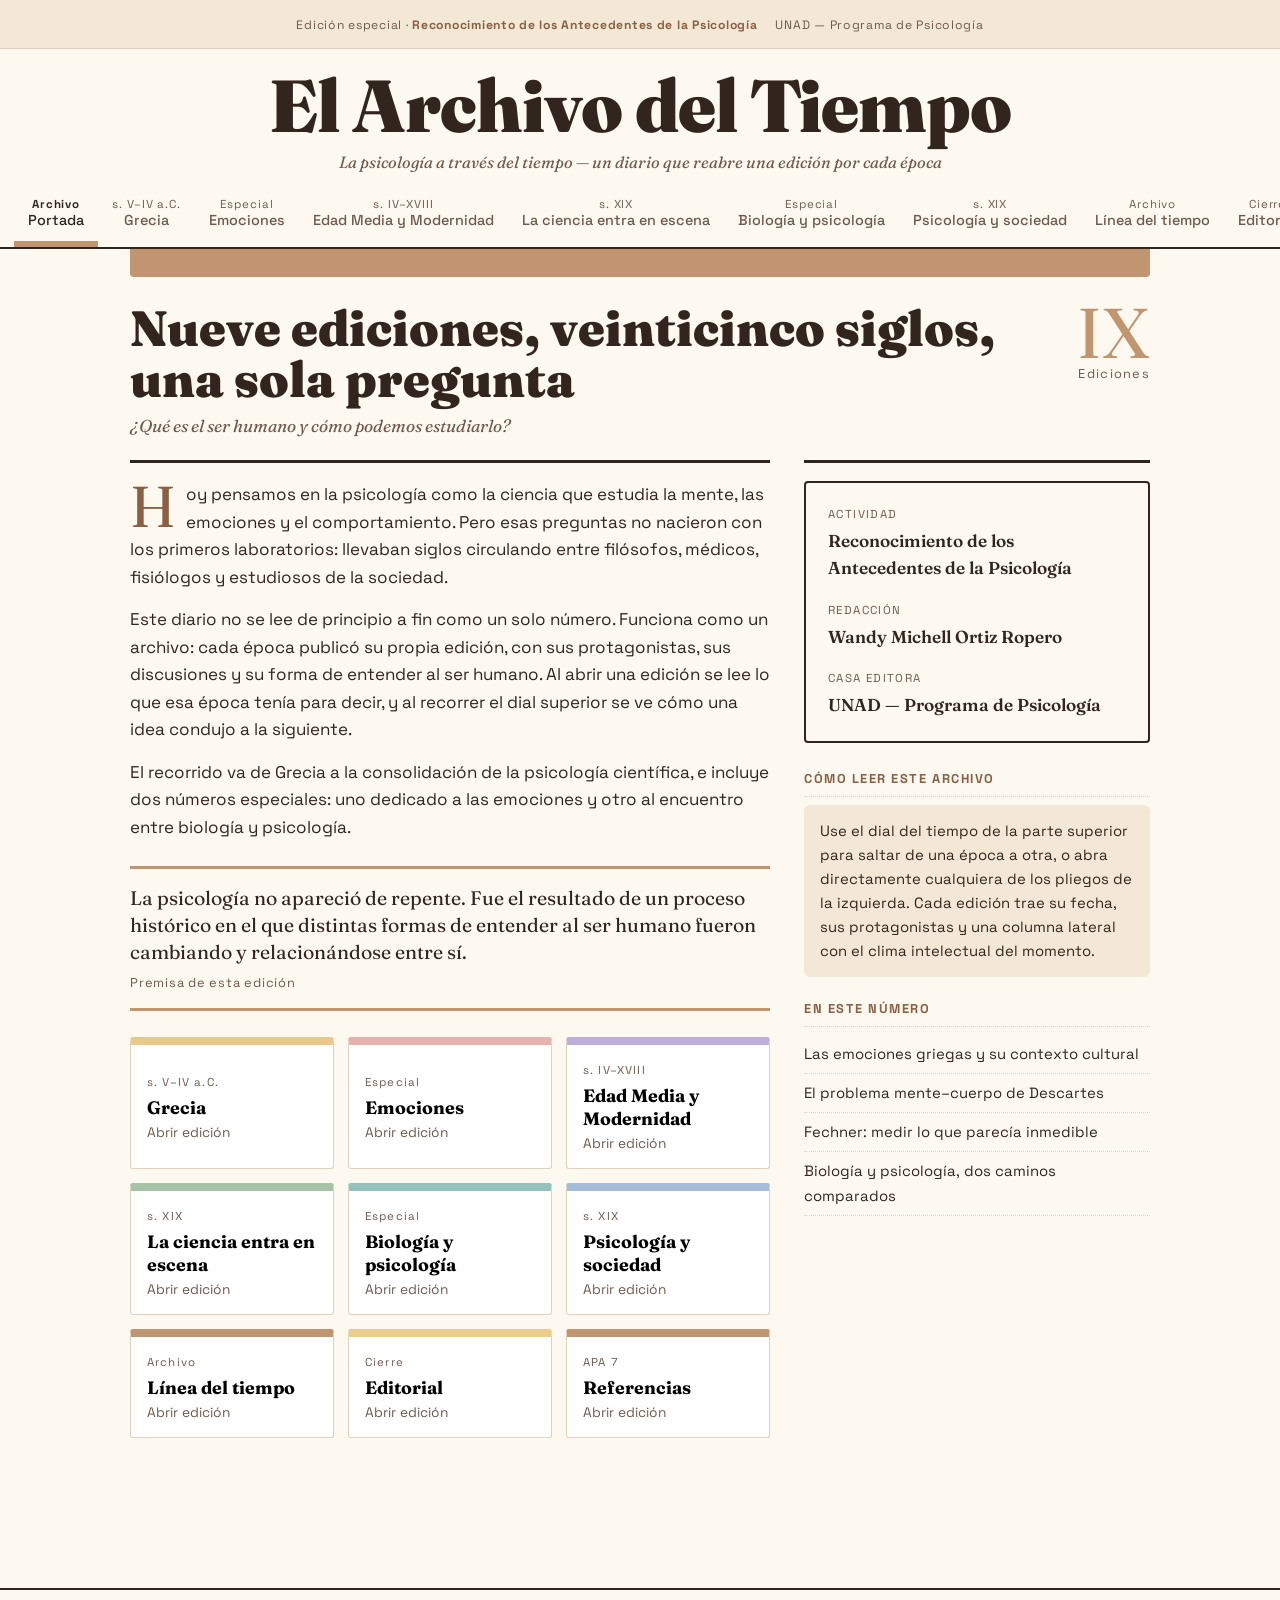
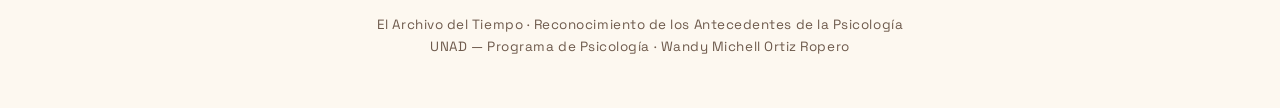
<file: index.html>
<!DOCTYPE html>
<html lang="es">
<head>
<meta charset="UTF-8">
<meta name="viewport" content="width=device-width, initial-scale=1.0">
<title>El Archivo del Tiempo — La psicología a través del tiempo</title>
<link rel="preconnect" href="https://fonts.googleapis.com">
<link rel="preconnect" href="https://fonts.gstatic.com" crossorigin>
<link href="https://fonts.googleapis.com/css2?family=Fraunces:opsz,wght@9..144,400;9..144,600;9..144,900&family=Space+Grotesk:wght@400;500;700&display=swap" rel="stylesheet">
<style>
:root{
  --papel:#FDF8F0;
  --papel2:#F3E7D6;
  --tinta:#32251E;
  --tinta2:#6E5A4C;
  --marron:#C09570;
  --marron-osc:#8A5F42;
  --borde:#E3D2BB;
  --era:#E9C98B;          /* color de la edición activa */
  --era-txt:#4A3A17;
}
*{box-sizing:border-box;margin:0;padding:0}
body{
  background:var(--papel);
  color:var(--tinta);
  font-family:'Space Grotesk',system-ui,sans-serif;
  font-size:17px;line-height:1.62;
}
a{color:var(--marron-osc)}

/* ───────── CABECERA IMPRENTA ───────── */
.imprenta{
  border-bottom:1px solid var(--borde);
  background:var(--papel2);
  padding:16px 20px 12px;
  display:flex;flex-wrap:wrap;gap:8px 18px;align-items:baseline;justify-content:center;
  font-size:.76rem;color:var(--tinta2);letter-spacing:.06em;
}
.imprenta b{color:var(--marron-osc)}

.titular-diario{
  text-align:center;padding:22px 20px 6px;
}
.titular-diario h1{
  font-family:'Fraunces',Georgia,serif;font-weight:900;
  font-size:clamp(2.1rem,7.5vw,4.6rem);line-height:.95;letter-spacing:-.01em;
}
.titular-diario .lema{
  font-family:'Fraunces',Georgia,serif;font-style:italic;color:var(--tinta2);
  font-size:1.02rem;margin-top:8px;
}

/* ───────── DIAL DEL TIEMPO ───────── */
.dial-envoltura{
  position:sticky;top:0;z-index:30;background:var(--papel);
  border-bottom:2px solid var(--tinta);padding:12px 0 0;
}
.dial{
  display:flex;gap:0;overflow-x:auto;scrollbar-width:none;
  padding:0 14px;
}
.dial::-webkit-scrollbar{display:none}
.tick{
  flex:0 0 auto;background:none;border:none;cursor:pointer;
  font-family:'Space Grotesk',sans-serif;
  padding:4px 14px 12px;text-align:center;color:var(--tinta2);
  border-bottom:6px solid transparent;
  transition:color .18s,border-color .18s;
}
.tick .anio{display:block;font-size:.72rem;letter-spacing:.08em}
.tick .rotulo{display:block;font-size:.9rem;font-weight:500;white-space:nowrap}
.tick:hover{color:var(--tinta)}
.tick:focus-visible{outline:3px solid var(--marron);outline-offset:-3px}
.tick.activo{color:var(--tinta);font-weight:700;border-bottom-color:var(--era)}

/* ───────── EDICIÓN ───────── */
main{max-width:1060px;margin:0 auto;padding:0 20px 80px}
.edicion{display:none}
.edicion.abierta{display:block}

.franja{
  background:var(--era);color:var(--era-txt);
  border-radius:0 0 4px 4px;
  padding:14px 20px;margin-bottom:26px;
  display:flex;flex-wrap:wrap;gap:6px 22px;justify-content:space-between;align-items:center;
  font-size:.82rem;letter-spacing:.05em;
}
.franja .numero{font-family:'Fraunces',Georgia,serif;font-size:1.1rem;font-weight:600}

.cabeza{display:grid;grid-template-columns:minmax(0,1fr) auto;gap:20px;align-items:start;margin-bottom:20px}
.cabeza h2{
  font-family:'Fraunces',Georgia,serif;font-weight:900;
  font-size:clamp(1.8rem,5.2vw,3.1rem);line-height:1.02;
}
.cabeza .bajada{
  font-family:'Fraunces',Georgia,serif;font-style:italic;color:var(--tinta2);
  font-size:1.08rem;margin-top:8px;
}
.cifra{
  font-family:'Fraunces',Georgia,serif;font-size:clamp(2.4rem,9vw,4.4rem);
  line-height:.85;color:var(--era);text-align:right;
}
.cifra small{display:block;font-size:.8rem;font-family:'Space Grotesk',sans-serif;color:var(--tinta2);letter-spacing:.1em;margin-top:6px}

.columnas{display:grid;grid-template-columns:minmax(0,1.85fr) minmax(0,1fr);gap:34px}
.plana{border-top:3px solid var(--tinta);padding-top:18px}
.plana p{margin-bottom:15px;max-width:66ch}
.plana p.entrada::first-letter{
  float:left;font-family:'Fraunces',Georgia,serif;font-size:3.6rem;line-height:.78;
  padding:4px 10px 0 0;color:var(--marron-osc);
}
.margen{border-top:3px solid var(--tinta);padding-top:18px}

/* fichas de personajes: formato "ficha de archivo" */
.fichero{display:grid;gap:0;margin:8px 0 22px;border-top:1px solid var(--borde)}
.ficha{
  border-bottom:1px solid var(--borde);
  display:grid;grid-template-columns:118px minmax(0,1fr);gap:18px;padding:16px 0;
}
.ficha .sello{
  font-size:.74rem;letter-spacing:.07em;color:var(--tinta2);
  border-left:4px solid var(--era);padding-left:10px;
}
.ficha h3{font-family:'Fraunces',Georgia,serif;font-size:1.3rem;margin-bottom:4px}
.ficha p{font-size:.96rem;margin-bottom:8px;max-width:62ch}
.ficha .hoy{font-size:.88rem;color:var(--marron-osc)}
.ficha .hoy b{color:var(--tinta)}

/* módulos del margen */
.modulo{margin-bottom:22px}
.modulo h4{
  font-family:'Space Grotesk',sans-serif;font-size:.8rem;letter-spacing:.12em;
  color:var(--marron-osc);margin-bottom:8px;border-bottom:1px dotted var(--borde);padding-bottom:6px;
}
.modulo p,.modulo li{font-size:.93rem}
.modulo ul{list-style:none}
.modulo li{padding:7px 0;border-bottom:1px dotted var(--borde)}
.recuadro{background:var(--papel2);border-radius:6px;padding:14px 16px;font-size:.93rem}
.termometro{display:flex;flex-direction:column;gap:8px}
.barra{font-size:.8rem;color:var(--tinta2)}
.barra span{display:block;height:9px;border-radius:9px;background:var(--era);margin-top:4px}
.barra i{display:block;height:9px;border-radius:9px;background:var(--borde)}

blockquote{
  font-family:'Fraunces',Georgia,serif;font-size:1.22rem;line-height:1.4;
  border-top:3px solid var(--era);border-bottom:3px solid var(--era);
  padding:16px 0;margin:24px 0;
}
blockquote footer{font-family:'Space Grotesk',sans-serif;font-size:.8rem;color:var(--tinta2);letter-spacing:.06em;margin-top:8px}

/* ───────── PORTADA / KIOSCO ───────── */
.kiosco{display:grid;grid-template-columns:repeat(auto-fit,minmax(190px,1fr));gap:14px;margin:26px 0 30px}
.pliego{
  background:#fff;border:1px solid var(--borde);border-top:8px solid var(--marron);
  border-radius:3px;padding:16px;text-align:left;cursor:pointer;
  font-family:'Space Grotesk',sans-serif;
}
.pliego:hover{background:var(--papel2)}
.pliego:focus-visible{outline:3px solid var(--marron);outline-offset:2px}
.pliego .n{font-size:.72rem;letter-spacing:.1em;color:var(--tinta2)}
.pliego strong{display:block;font-family:'Fraunces',Georgia,serif;font-size:1.12rem;margin:6px 0 4px}
.pliego em{font-style:normal;font-size:.86rem;color:var(--tinta2)}

.credencial{
  border:2px solid var(--tinta);border-radius:4px;padding:22px;
  display:grid;grid-template-columns:repeat(auto-fit,minmax(220px,1fr));gap:18px;margin-bottom:26px;
}
.credencial div span{display:block;font-size:.72rem;letter-spacing:.12em;color:var(--tinta2);margin-bottom:4px}
.credencial div strong{font-family:'Fraunces',Georgia,serif;font-size:1.08rem;font-weight:600;line-height:1.3}

/* ───────── ARCHIVO / LÍNEA DEL TIEMPO ───────── */
.rollo{border-top:3px solid var(--tinta);padding-top:22px}
.tramo{
  display:grid;grid-template-columns:150px minmax(0,1fr);gap:22px;
  padding:18px 0;border-bottom:1px solid var(--borde);
}
.tramo .eje{font-family:'Fraunces',Georgia,serif;font-size:1.05rem;color:var(--marron-osc)}
.tramo .eje small{display:block;font-family:'Space Grotesk',sans-serif;font-size:.74rem;letter-spacing:.08em;color:var(--tinta2);margin-top:4px}
.tramo h3{font-family:'Fraunces',Georgia,serif;font-size:1.22rem;margin-bottom:4px}
.tramo p{font-size:.95rem;max-width:62ch}

/* ───────── FUENTES ───────── */
.fuente{
  border-bottom:1px solid var(--borde);padding:16px 0 16px 34px;text-indent:-34px;font-size:.96rem;
}

footer.pie{
  border-top:2px solid var(--tinta);margin-top:40px;padding:24px 20px 50px;
  text-align:center;color:var(--tinta2);font-size:.84rem;letter-spacing:.04em;
}

@media (max-width:820px){
  .columnas{grid-template-columns:1fr;gap:26px}
  .cabeza{grid-template-columns:1fr}
  .cifra{text-align:left}
  .ficha{grid-template-columns:1fr;gap:8px}
  .ficha .sello{border-left:none;border-top:4px solid var(--era);padding:8px 0 0}
  .tramo{grid-template-columns:1fr;gap:6px}
}
@media (prefers-reduced-motion:reduce){*{transition:none!important}}
</style>
</head>
<body>

<div class="imprenta">
  <span>Edición especial · <b>Reconocimiento de los Antecedentes de la Psicología</b></span>
  <span>UNAD — Programa de Psicología</span>
</div>

<div class="titular-diario">
  <h1>El Archivo del Tiempo</h1>
  <p class="lema">La psicología a través del tiempo — un diario que reabre una edición por cada época</p>
</div>

<div class="dial-envoltura">
  <div class="dial" id="dial" role="tablist" aria-label="Ediciones por época"></div>
</div>

<main>

<!-- ══ PORTADA ══ -->
<section class="edicion abierta" id="e0" data-era="#C09570" data-txt="#3A2415">
  <div class="franja"><span class="numero"></span></div>

  <div class="cabeza">
    <div>
      <h2>Nueve ediciones, veinticinco siglos, una sola pregunta</h2>
      <p class="bajada">¿Qué es el ser humano y cómo podemos estudiarlo?</p>
    </div>
    <div class="cifra">IX<small>Ediciones</small></div>
  </div>

  <div class="columnas">
    <div class="plana">
      <p class="entrada">Hoy pensamos en la psicología como la ciencia que estudia la mente, las emociones
      y el comportamiento. Pero esas preguntas no nacieron con los primeros laboratorios: llevaban
      siglos circulando entre filósofos, médicos, fisiólogos y estudiosos de la sociedad.</p>

      <p>Este diario no se lee de principio a fin como un solo número. Funciona como un archivo:
      cada época publicó su propia edición, con sus protagonistas, sus discusiones y su forma de
      entender al ser humano. Al abrir una edición se lee lo que esa época tenía para decir, y al
      recorrer el dial superior se ve cómo una idea condujo a la siguiente.</p>

      <p>El recorrido va de Grecia a la consolidación de la psicología científica, e incluye dos
      números especiales: uno dedicado a las emociones y otro al encuentro entre biología y psicología.</p>

      <blockquote>La psicología no apareció de repente. Fue el resultado de un proceso histórico en el
      que distintas formas de entender al ser humano fueron cambiando y relacionándose entre sí.
      <footer>Premisa de esta edición</footer></blockquote>

      <div class="kiosco" id="kiosco"></div>
    </div>

    <aside class="margen">
      <div class="credencial" style="grid-template-columns:1fr">
        <div><span>ACTIVIDAD</span><strong>Reconocimiento de los Antecedentes de la Psicología</strong></div>
        <div><span>REDACCIÓN</span><strong>Wandy Michell Ortiz Ropero</strong></div>
        <div><span>CASA EDITORA</span><strong>UNAD — Programa de Psicología</strong></div>
      </div>

      <div class="modulo">
        <h4>CÓMO LEER ESTE ARCHIVO</h4>
        <div class="recuadro">Use el dial del tiempo de la parte superior para saltar de una época a
        otra, o abra directamente cualquiera de los pliegos de la izquierda. Cada edición trae su
        fecha, sus protagonistas y una columna lateral con el clima intelectual del momento.</div>
      </div>

      <div class="modulo">
        <h4>EN ESTE NÚMERO</h4>
        <ul>
          <li>Las emociones griegas y su contexto cultural</li>
          <li>El problema mente–cuerpo de Descartes</li>
          <li>Fechner: medir lo que parecía inmedible</li>
          <li>Biología y psicología, dos caminos comparados</li>
        </ul>
      </div>
    </aside>
  </div>
</section>

<!-- ══ GRECIA ══ -->
<section class="edicion" id="e1" data-era="#E9C98B" data-txt="#4A3A17">
  <div class="franja"><span>Edición I · Antigua Grecia</span><span class="numero">Siglos V–IV a. C.</span></div>

  <div class="cabeza">
    <div>
      <h2>Comienzan las preguntas sobre el ser humano</h2>
      <p class="bajada">Alma, cuerpo, conocimiento y conducta entran por primera vez en discusión pública</p>
    </div>
    <div class="cifra">V a.C.<small>Atenas</small></div>
  </div>

  <div class="columnas">
    <div class="plana">
      <p class="entrada">En la Antigua Grecia surgieron reflexiones decisivas sobre el alma, el
      conocimiento, el cuerpo, las emociones y la conducta. Todavía no existía la psicología como
      ciencia, pero allí nacieron las preguntas que esta disciplina retomaría siglos después.</p>

      <div class="fichero">
        <article class="ficha">
          <div class="sello">470–399 a. C.<br>Filosofía</div>
          <div>
            <h3>Sócrates</h3>
            <p>Puso especial interés en el conocimiento de uno mismo y en la reflexión sobre la vida
            humana. Enseñaba mediante preguntas y diálogo, para que cada persona examinara sus propias ideas.</p>
            <p class="hoy"><b>Su importancia:</b> colocó al ser humano y su vida interior en el centro de la reflexión filosófica.</p>
          </div>
        </article>

        <article class="ficha">
          <div class="sello">427–347 a. C.<br>Filosofía</div>
          <div>
            <h3>Platón</h3>
            <p>Desarrolló una concepción del alma relacionada con diferentes dimensiones de la vida
            humana, que permitió reflexionar sobre la razón, los deseos y las emociones.</p>
            <p class="hoy"><b>Su importancia:</b> influyó durante siglos en la manera de comprender la mente y el comportamiento.</p>
          </div>
        </article>

        <article class="ficha">
          <div class="sello">384–322 a. C.<br>Filosofía natural</div>
          <div>
            <h3>Aristóteles</h3>
            <p>En <i>De Anima</i> estudió el alma y las capacidades de los seres vivos, abordando
            temas que hoy relacionamos con la percepción, la memoria, el pensamiento, el aprendizaje
            y las emociones.</p>
            <p class="hoy"><b>Su importancia:</b> aportó una visión más naturalista del ser humano.</p>
          </div>
        </article>

        <article class="ficha">
          <div class="sello">460–370 a. C.<br>Medicina</div>
          <div>
            <h3>Hipócrates</h3>
            <p>Sostuvo que las alteraciones del comportamiento tenían causas naturales en el
            organismo y no un origen sobrenatural. Su teoría de los humores vinculó el cuerpo con
            el temperamento.</p>
            <p class="hoy"><b>Su importancia:</b> abrió el camino para explicar la conducta desde causas biológicas observables.</p>
          </div>
        </article>
      </div>
    </div>

    <aside class="margen">
      <div class="modulo">
        <h4>CLIMA INTELECTUAL DE LA ÉPOCA</h4>
        <div class="termometro">
          <div class="barra">Explicación filosófica<span style="width:92%"></span><i></i></div>
          <div class="barra">Observación médica<span style="width:55%"></span><i></i></div>
          <div class="barra">Medición experimental<span style="width:8%"></span><i></i></div>
        </div>
      </div>
      <div class="modulo">
        <h4>LO QUE HOY LLAMARÍAMOS…</h4>
        <ul>
          <li>Introspección → autoconocimiento socrático</li>
          <li>Motivación → los deseos en Platón</li>
          <li>Memoria y percepción → <i>De Anima</i></li>
          <li>Personalidad → los humores de Hipócrates</li>
        </ul>
      </div>
      <div class="modulo">
        <h4>PREGUNTA ABIERTA DE LA EDICIÓN</h4>
        <div class="recuadro">Si el alma explica la vida, ¿puede estudiarse igual que se estudia el cuerpo?</div>
      </div>
    </aside>
  </div>
</section>

<!-- ══ EMOCIONES ══ -->
<section class="edicion" id="e2" data-era="#E7B2AE" data-txt="#4C2C29">
  <div class="franja"><span>Afectividad</span><span class="numero">Grecia antigua</span></div>

  <div class="cabeza">
    <div>
      <h2>Sentir también tiene una historia</h2>
      <p class="bajada">Las emociones griegas no se entienden sin la cultura que las nombraba</p>
    </div>
    <div class="cifra">2022<small>Fernández y Buis</small></div>
  </div>

  <div class="columnas">
    <div class="plana">
      <p class="entrada">Las emociones han sido objeto de reflexión desde la Antigüedad. Fernández y
      Buis (2022) explican que estudiar la afectividad en la Grecia antigua permite comprender cómo
      las sociedades de ese período representaban y expresaban las emociones.</p>

      <p>Los autores señalan que el estudio histórico de las emociones presenta dificultades, porque
      no podemos asumir que las personas de otras épocas entendían o expresaban los sentimientos
      exactamente de la misma manera que nosotros. Por eso, para estudiar la afectividad en Grecia es
      necesario tener en cuenta la literatura, la cultura y la retórica.</p>

      <p>Para los griegos, sentir no era un hecho puramente privado: la emoción se manifestaba en el
      cuerpo, se interpretaba desde las ideas sobre el alma y adquiría sentido dentro de la vida
      social, donde expresarla de cierta forma podía ser aprobado o censurado.</p>

      <blockquote>Las emociones no son solo algo individual: están ligadas a la época, la cultura y
      a lo que cada sociedad entiende por sentir.
      <footer>Idea central del número especial</footer></blockquote>

      <p>De ahí una conclusión que atraviesa todo este archivo: el interés por comprender las
      emociones no nació con la psicología moderna, ya existía mucho antes.</p>
    </div>

    <aside class="margen">
      <div class="modulo">
        <h4>TRES CLAVES PARA LEER LAS EMOCIONES ANTIGUAS</h4>
        <ul>
          <li>No traducir sentimientos antiguos con categorías actuales</li>
          <li>Leer la literatura y la retórica como fuente de evidencia</li>
          <li>Considerar qué emociones aprobaba o censuraba la comunidad</li>
        </ul>
      </div>
      <div class="modulo">
        <h4>CLIMA INTELECTUAL DE LA ÉPOCA</h4>
        <div class="termometro">
          <div class="barra">Peso de la cultura<span style="width:95%"></span><i></i></div>
          <div class="barra">Explicación corporal<span style="width:60%"></span><i></i></div>
          <div class="barra">Estudio individual<span style="width:30%"></span><i></i></div>
        </div>
      </div>
    </aside>
  </div>
</section>

<!-- ══ EDAD MEDIA Y MODERNIDAD ══ -->
<section class="edicion" id="e3" data-era="#BFAFD8" data-txt="#39294E">
  <div class="franja"><span>Edición II · De la Edad Media a la Modernidad</span><span class="numero">Siglos IV–XVIII</span></div>

  <div class="cabeza">
    <div>
      <h2>Nuevas formas de entender la mente</h2>
      <p class="bajada">La fe, la razón y la experiencia se disputan la explicación del alma</p>
    </div>
    <div class="cifra">XIV<small>Siglos de debate</small></div>
  </div>

  <div class="columnas">
    <div class="plana">
      <p class="entrada">Durante la Edad Media continuaron las reflexiones sobre el alma, el
      conocimiento y la voluntad, relacionadas sobre todo con la filosofía y el pensamiento religioso.
      Después, en el Renacimiento y la Modernidad, la observación, la experiencia y la razón
      adquirieron cada vez más importancia.</p>

      <div class="fichero">
        <article class="ficha">
          <div class="sello">354–430<br>Edad Media</div>
          <div>
            <h3>Agustín de Hipona</h3>
            <p>Exploró la vida interior mediante la introspección: la memoria, la voluntad y la
            conciencia de sí ocupan un lugar central en su pensamiento.</p>
            <p class="hoy"><b>Aporte:</b> el primer gran ejercicio de mirada hacia el propio mundo interno.</p>
          </div>
        </article>
        <article class="ficha">
          <div class="sello">1225–1274<br>Escolástica</div>
          <div>
            <h3>Tomás de Aquino</h3>
            <p>Retomó a Aristóteles y sostuvo que el conocimiento comienza en los sentidos,
            integrando alma, cuerpo y facultades dentro de una misma explicación.</p>
            <p class="hoy"><b>Aporte:</b> recuperó la vía naturalista para estudiar las capacidades humanas.</p>
          </div>
        </article>
        <article class="ficha">
          <div class="sello">1596–1650<br>Racionalismo</div>
          <div>
            <h3>René Descartes</h3>
            <p>Sus planteamientos sobre la relación entre mente y cuerpo fueron fundamentales para
            las discusiones posteriores sobre la naturaleza humana.</p>
            <p class="hoy"><b>Aporte:</b> instaló el problema mente–cuerpo, discutido hasta hoy.</p>
          </div>
        </article>
        <article class="ficha">
          <div class="sello">1632–1704<br>Empirismo</div>
          <div>
            <h3>John Locke</h3>
            <p>Defendió la importancia de la experiencia en la formación del conocimiento: la mente
            se forma a partir de lo que vivimos y percibimos.</p>
            <p class="hoy"><b>Aporte:</b> base del empirismo y del estudio del aprendizaje.</p>
          </div>
        </article>
        <article class="ficha">
          <div class="sello">1711–1776<br>Empirismo</div>
          <div>
            <h3>David Hume</h3>
            <p>Profundizó en la experiencia y en la asociación de ideas, explicando cómo unas ideas
            llaman a otras dentro de la mente.</p>
            <p class="hoy"><b>Aporte:</b> antecedente directo del asociacionismo psicológico.</p>
          </div>
        </article>
        <article class="ficha">
          <div class="sello">1724–1804<br>Criticismo</div>
          <div>
            <h3>Immanuel Kant</h3>
            <p>Reflexionó sobre cómo conocemos y sobre la manera en que la mente participa
            activamente en nuestra experiencia del mundo.</p>
            <p class="hoy"><b>Aporte:</b> la mente deja de ser receptora pasiva y pasa a organizar la experiencia.</p>
          </div>
        </article>
      </div>
    </div>

    <aside class="margen">
      <div class="modulo">
        <h4>EL GIRO DE LA ÉPOCA</h4>
        <div class="recuadro">Se pasa de preguntar <i>qué es el alma</i> a preguntar <i>cómo conocemos</i>.
        Ese cambio de pregunta es lo que hace posible, más adelante, medir procesos mentales.</div>
      </div>
      <div class="modulo">
        <h4>CLIMA INTELECTUAL DE LA ÉPOCA</h4>
        <div class="termometro">
          <div class="barra">Filosofía y teología<span style="width:85%"></span><i></i></div>
          <div class="barra">Razón y método<span style="width:70%"></span><i></i></div>
          <div class="barra">Experimentación<span style="width:25%"></span><i></i></div>
        </div>
      </div>
      <div class="modulo">
        <h4>HACIA DÓNDE CONDUCE</h4>
        <p>Estos planteamientos preparan el camino hacia la psicofísica y la psicología fisiológica,
        ubicadas por el manual de la UNED entre los antecedentes de la psicología moderna.</p>
      </div>
    </aside>
  </div>
</section>

<!-- ══ CIENCIAS NATURALES ══ -->
<section class="edicion" id="e4" data-era="#A6C3A8" data-txt="#2F4431">
  <div class="franja"><span>Edición III · La ciencia entra en escena</span><span class="numero">Siglo XIX</span></div>

  <div class="cabeza">
    <div>
      <h2>La psicología se acerca a las ciencias naturales</h2>
      <p class="bajada">La experiencia humana empieza a entrar al laboratorio</p>
    </div>
    <div class="cifra">XIX<small>Siglo del laboratorio</small></div>
  </div>

  <div class="columnas">
    <div class="plana">
      <p class="entrada">Durante el siglo XIX las ciencias naturales influyeron cada vez más en la
      manera de estudiar al ser humano. La fisiología aportó conocimientos sobre el funcionamiento
      del organismo y los sentidos, mientras que el evolucionismo modificó la forma de comprender a
      los seres vivos.</p>

      <div class="fichero">
        <article class="ficha">
          <div class="sello">Disciplina<br>Fisiología</div>
          <div><h3>El organismo bajo observación</h3>
          <p>Permitió estudiar en el laboratorio procesos como la sensación, el tiempo de reacción y
          la actividad nerviosa, con instrumentos y medidas.</p></div>
        </article>
        <article class="ficha">
          <div class="sello">Disciplina<br>Biología</div>
          <div><h3>Un modelo de ciencia</h3>
          <p>Ofreció una forma de explicar al ser humano como organismo vivo, sujeto a leyes naturales.</p></div>
        </article>
        <article class="ficha">
          <div class="sello">Objeto<br>Percepción</div>
          <div><h3>Los sentidos como terreno de prueba</h3>
          <p>La percepción se convirtió en el primer campo donde la experiencia humana pudo medirse.</p></div>
        </article>
        <article class="ficha">
          <div class="sello">Teoría<br>Evolucionismo</div>
          <div><h3>Adaptación y continuidad</h3>
          <p>El darwinismo introdujo la idea de continuidad entre especies; de allí derivaron también
          el darwinismo social y el hereditarismo, incluidos por la UNED entre los antecedentes
          científico-naturales.</p></div>
        </article>
        <article class="ficha">
          <div class="sello">1801–1887<br>Psicofísica</div>
          <div>
            <h3>Gustav Theodor Fechner</h3>
            <p>Buscó establecer relaciones entre los estímulos físicos y las sensaciones, y demostró
            que algunos fenómenos de la experiencia humana podían estudiarse de manera cuantitativa.</p>
            <p class="hoy"><b>Legado:</b> medir lo que hasta entonces parecía inmedible.</p>
          </div>
        </article>
        <article class="ficha">
          <div class="sello">1821–1894<br>Fisiología</div>
          <div>
            <h3>Hermann von Helmholtz</h3>
            <p>Investigó los sentidos y la percepción, acercando la fisiología al estudio de los
            procesos psicológicos.</p>
            <p class="hoy"><b>Legado:</b> método experimental aplicado a la visión, la audición y el sistema nervioso.</p>
          </div>
        </article>
      </div>
    </div>

    <aside class="margen">
      <div class="modulo">
        <h4>CLIMA INTELECTUAL DE LA ÉPOCA</h4>
        <div class="termometro">
          <div class="barra">Medición experimental<span style="width:88%"></span><i></i></div>
          <div class="barra">Explicación biológica<span style="width:80%"></span><i></i></div>
          <div class="barra">Especulación filosófica<span style="width:35%"></span><i></i></div>
        </div>
      </div>
      <div class="modulo">
        <h4>EL INSTRUMENTO DEL SIGLO</h4>
        <div class="recuadro">La medida. Cuando una sensación puede expresarse en números, deja de ser
        solo tema de conversación y pasa a ser dato.</div>
      </div>
    </aside>
  </div>
</section>

<!-- ══ BIOLOGÍA Y PSICOLOGÍA ══ -->
<section class="edicion" id="e5" data-era="#93C2BC" data-txt="#24403C">
  <div class="franja"><span>Comparación disciplinar</span><span class="numero">Siglo XIX</span></div>

  <div class="cabeza">
    <div>
      <h2>Dos disciplinas que comenzaron a encontrarse</h2>
      <p class="bajada">Biología y psicología, caminos paralelos hacia la condición de ciencia</p>
    </div>
    <div class="cifra">2023<small>Roncancio-Henao y Gutiérrez</small></div>
  </div>

  <div class="columnas">
    <div class="plana">
      <p class="entrada">Roncancio-Henao y Gutiérrez (2023) explican que durante el siglo XIX varias
      disciplinas comenzaron a consolidarse como ciencias independientes. En ese proceso apareció una
      pregunta importante: ¿debían las ciencias de la vida estudiar sus objetos siguiendo el mismo
      modelo de la física?</p>

      <p>La biología atravesó debates entre perspectivas naturalistas y fisiológicas. Finalmente, la
      teoría de la evolución fue fundamental para lograr su integración como disciplina científica.</p>

      <p>La psicología también buscó acercarse a las ciencias naturales, especialmente a través de la
      fisiología. Sin embargo, los autores explican que ese acercamiento no significó una integración
      completa: la psicología tuvo que enfrentar distintos problemas para definir cuál sería su objeto
      de estudio y qué métodos debía utilizar.</p>

      <blockquote>Consolidarse como ciencia no depende solo de tener un método, sino de acordar qué
      se estudia y cómo se estudia.
      <footer>Lectura comparada de ambos procesos</footer></blockquote>
    </div>

    <aside class="margen">
      <div class="modulo">
        <h4>DOS TRAYECTOS, UNA COMPARACIÓN</h4>
        <ul>
          <li><b>Biología:</b> la evolución le dio un eje unificador y cerró sus debates internos.</li>
          <li><b>Psicología:</b> se acercó a la fisiología, pero siguió discutiendo su objeto de estudio.</li>
        </ul>
      </div>
      <div class="modulo">
        <h4>PREGUNTA ABIERTA DE LA EDICIÓN</h4>
        <div class="recuadro">¿Puede la vida mental estudiarse con el mismo modelo con que se estudia
        la materia?</div>
      </div>
    </aside>
  </div>
</section>

<!-- ══ SOCIEDAD ══ -->
<section class="edicion" id="e6" data-era="#A5BDD9" data-txt="#25384F">
  <div class="franja"><span>Edición IV · Psicología y sociedad</span><span class="numero">Siglo XIX</span></div>

  <div class="cabeza">
    <div>
      <h2>El ser humano no vive aislado</h2>
      <p class="bajada">La cultura y la vida social entran en la explicación de la conducta</p>
    </div>
    <div class="cifra">III<small>Capítulo UNED</small></div>
  </div>

  <div class="columnas">
    <div class="plana">
      <p class="entrada">La psicología no recibió influencia únicamente de las ciencias naturales:
      también se relacionó con las ciencias sociales y humanas. Durante el siglo XIX se desarrollaron
      disciplinas como la sociología y la antropología, junto con diversos estudios sobre la cultura
      y la sociedad.</p>

      <p>Esto permitió plantear que, para comprender al ser humano, no basta con estudiar su
      organismo: también es necesario considerar su historia, su cultura, sus relaciones sociales y
      su contexto.</p>

      <p>El manual de la UNED dedica su capítulo III a los antecedentes científico-sociales, donde
      aborda las ciencias humanas y de la cultura, la sociología y el estudio de la conciencia colectiva.</p>

      <blockquote>La conducta deja de explicarse solo desde el individuo: el lenguaje, las costumbres
      y las creencias compartidas pasan a formar parte del objeto de estudio.
      <footer>Ampliación de la mirada psicológica</footer></blockquote>
    </div>

    <aside class="margen">
      <div class="modulo">
        <h4>CLIMA INTELECTUAL DE LA ÉPOCA</h4>
        <div class="termometro">
          <div class="barra">Explicación social<span style="width:85%"></span><i></i></div>
          <div class="barra">Explicación biológica<span style="width:65%"></span><i></i></div>
          <div class="barra">Explicación individual<span style="width:45%"></span><i></i></div>
        </div>
      </div>
      <div class="modulo">
        <h4>QUÉ SUMA ESTA MIRADA</h4>
        <ul>
          <li>Historia y contexto como variables</li>
          <li>Cultura y costumbres compartidas</li>
          <li>Relaciones sociales e instituciones</li>
        </ul>
      </div>
    </aside>
  </div>
</section>

<!-- ══ ARCHIVO / LÍNEA DEL TIEMPO ══ -->
<section class="edicion" id="e7" data-era="#C09570" data-txt="#3A2415">
  <div class="franja"><span class="numero">Todas las ediciones</span></div>

  <div class="cabeza">
    <div>
      <h2>El camino hacia la psicología moderna</h2>
      <p class="bajada">El recorrido completo, de Grecia a la consolidación de la disciplina</p>
    </div>
    <div class="cifra">25<small>Siglos</small></div>
  </div>

  <div class="rollo">
    <div class="tramo">
      <div class="eje">Siglos V–IV a. C.<small>ANTIGUA GRECIA</small></div>
      <div><h3>Sócrates, Platón, Aristóteles e Hipócrates</h3>
      <p>Reflexiones sobre el alma, el cuerpo, el conocimiento y las emociones; primeras
      explicaciones naturales de la conducta.</p></div>
    </div>
    <div class="tramo">
      <div class="eje">Siglos IV–XIII<small>EDAD MEDIA</small></div>
      <div><h3>Agustín de Hipona y Tomás de Aquino</h3>
      <p>El pensamiento sobre el alma y el conocimiento se vincula con la filosofía y la religión, y
      se recupera la herencia aristotélica.</p></div>
    </div>
    <div class="tramo">
      <div class="eje">Siglos XVII–XVIII<small>MODERNIDAD</small></div>
      <div><h3>Descartes, Locke, Hume y Kant</h3>
      <p>La razón y la experiencia ganan terreno; el problema mente–cuerpo y la asociación de ideas
      quedan planteados.</p></div>
    </div>
    <div class="tramo">
      <div class="eje">Siglo XIX<small>CIENCIAS SOCIALES</small></div>
      <div><h3>Sociología, antropología y estudios de la cultura</h3>
      <p>Nuevas formas de estudiar la sociedad y al ser humano dentro de ella.</p></div>
    </div>
    <div class="tramo">
      <div class="eje">Siglo XIX<small>CIENCIAS NATURALES</small></div>
      <div><h3>Fechner, Helmholtz y el evolucionismo</h3>
      <p>La fisiología, la biología y la evolución transforman el estudio de los procesos humanos y
      hacen posible medirlos.</p></div>
    </div>
    <div class="tramo">
      <div class="eje">Finales del siglo XIX<small>CONSOLIDACIÓN</small></div>
      <div><h3>La psicología como disciplina científica</h3>
      <p>Los antecedentes filosóficos, científico-sociales y científico-naturales confluyen y la
      psicología se constituye como ciencia.</p></div>
    </div>
  </div>
</section>

<!-- ══ EDITORIAL ══ -->
<section class="edicion" id="e8" data-era="#EBCE8E" data-txt="#4A3A17">
  <div class="franja"><span>Editorial de cierre</span><span class="numero">De la redacción</span></div>

  <div class="cabeza">
    <div>
      <h2>¿Por qué conocer los antecedentes de la psicología?</h2>
      <p class="bajada">Una disciplina se entiende mejor cuando se conoce de dónde viene</p>
    </div>
    <div class="cifra">—<small>Opinión</small></div>
  </div>

  <div class="columnas">
    <div class="plana">
      <p class="entrada">Después de recorrer estas ediciones podemos entender que la psicología es el
      resultado de un proceso histórico bastante amplio. No nació de un día para otro ni en un solo lugar.</p>

      <p>Primero, las preguntas sobre el ser humano estuvieron relacionadas principalmente con la
      filosofía. Después comenzaron a aparecer nuevas formas de comprender el conocimiento, las
      emociones y la relación entre mente y cuerpo.</p>

      <p>Más adelante, la psicología empezó a relacionarse con las ciencias sociales y naturales. La
      biología, la fisiología y el estudio de la evolución aportaron nuevas maneras de investigar al
      ser humano, mientras que las ciencias sociales permitieron considerar la importancia de la
      cultura y la sociedad.</p>

      <p>Por eso, conocer los antecedentes permite comprender que esta disciplina se construyó gracias
      a diferentes aportes y debates, y que seguir preguntándose por el ser humano sigue siendo parte
      de su trabajo.</p>
    </div>

    <aside class="margen">
      <div class="modulo">
        <h4>TRES IDEAS QUE DEJA ESTE ARCHIVO</h4>
        <ul>
          <li><b>Raíces filosóficas.</b> Las preguntas sobre el alma, la mente, el conocimiento y las
          emociones existen desde la Antigüedad.</li>
          <li><b>Las emociones tienen contexto.</b> La forma de entenderlas y expresarlas cambia
          según la cultura y la época.</li>
          <li><b>Una construcción compartida.</b> La psicología se formó entre ciencias naturales y
          ciencias sociales.</li>
        </ul>
      </div>
    </aside>
  </div>
</section>

<!-- ══ FUENTES ══ -->
<section class="edicion" id="e9" data-era="#C09570" data-txt="#3A2415">
  <div class="franja"><span class="numero">Fuentes consultadas · APA 7</span></div>

  <div class="cabeza">
    <div>
      <h2>Referencias</h2>
      <p class="bajada">Material que sostiene cada una de las ediciones de este archivo</p>
    </div>
    <div class="cifra">03<small>Fuentes</small></div>
  </div>

  <div class="rollo">
    <div class="fuente">Castro, J. (2017). <i>Historia de la psicología</i>. UNED – Universidad Nacional de Educación a Distancia.</div>
    <div class="fuente">Fernández, C. N., &amp; Buis, E. J. (2022). Sentir y emocionar(se): aproximaciones al estudio de la afectividad en la Grecia antigua. <i>Circe de Clásicos y Modernos, 26</i>(2), 15–44. <a href="https://doi.org/10.19137/circe-2022-260201">https://doi.org/10.19137/circe-2022-260201</a></div>
    <div class="fuente">Roncancio-Henao, L., &amp; Gutiérrez, G. (2023). Integración y consolidación disciplinar en la biología y la psicología. Una perspectiva comparada. <i>Interdisciplinaria, 40</i>(2), 7–22. <a href="https://doi.org/10.16888/interd.2023.40.2.1">https://doi.org/10.16888/interd.2023.40.2.1</a></div>
  </div>
</section>

</main>

<footer class="pie">
  El Archivo del Tiempo · Reconocimiento de los Antecedentes de la Psicología<br>
  UNAD — Programa de Psicología · Wandy Michell Ortiz Ropero
</footer>

<script>
const ediciones = [
  ["e0","Portada","Archivo"],
  ["e1","Grecia","s. V–IV a.C."],
  ["e2","Emociones","Especial"],
  ["e3","Edad Media y Modernidad","s. IV–XVIII"],
  ["e4","La ciencia entra en escena","s. XIX"],
  ["e5","Biología y psicología","Especial"],
  ["e6","Psicología y sociedad","s. XIX"],
  ["e7","Línea del tiempo","Archivo"],
  ["e8","Editorial","Cierre"],
  ["e9","Referencias","APA 7"]
];

const dial = document.getElementById("dial");
const kiosco = document.getElementById("kiosco");

function abrir(id){
  document.querySelectorAll(".edicion").forEach(s => s.classList.toggle("abierta", s.id === id));
  document.querySelectorAll(".tick").forEach(t => {
    const act = t.dataset.id === id;
    t.classList.toggle("activo", act);
    t.setAttribute("aria-selected", act);
    if (act) t.scrollIntoView({block:"nearest", inline:"center", behavior:"smooth"});
  });
  const sec = document.getElementById(id);
  document.documentElement.style.setProperty("--era", sec.dataset.era);
  document.documentElement.style.setProperty("--era-txt", sec.dataset.txt);
  window.scrollTo({top:0, behavior:"instant"});
}

ediciones.forEach(([id, rotulo, anio]) => {
  const b = document.createElement("button");
  b.className = "tick";
  b.dataset.id = id;
  b.setAttribute("role","tab");
  b.innerHTML = `<span class="anio">${anio}</span><span class="rotulo">${rotulo}</span>`;
  b.addEventListener("click", () => abrir(id));
  dial.appendChild(b);

  if (id !== "e0"){
    const p = document.createElement("button");
    p.className = "pliego";
    p.style.borderTopColor = document.getElementById(id).dataset.era;
    p.innerHTML = `<span class="n">${anio}</span><strong>${rotulo}</strong><em>Abrir edición</em>`;
    p.addEventListener("click", () => abrir(id));
    kiosco.appendChild(p);
  }
});

abrir("e0");
</script>

</body>
</html>
</file>
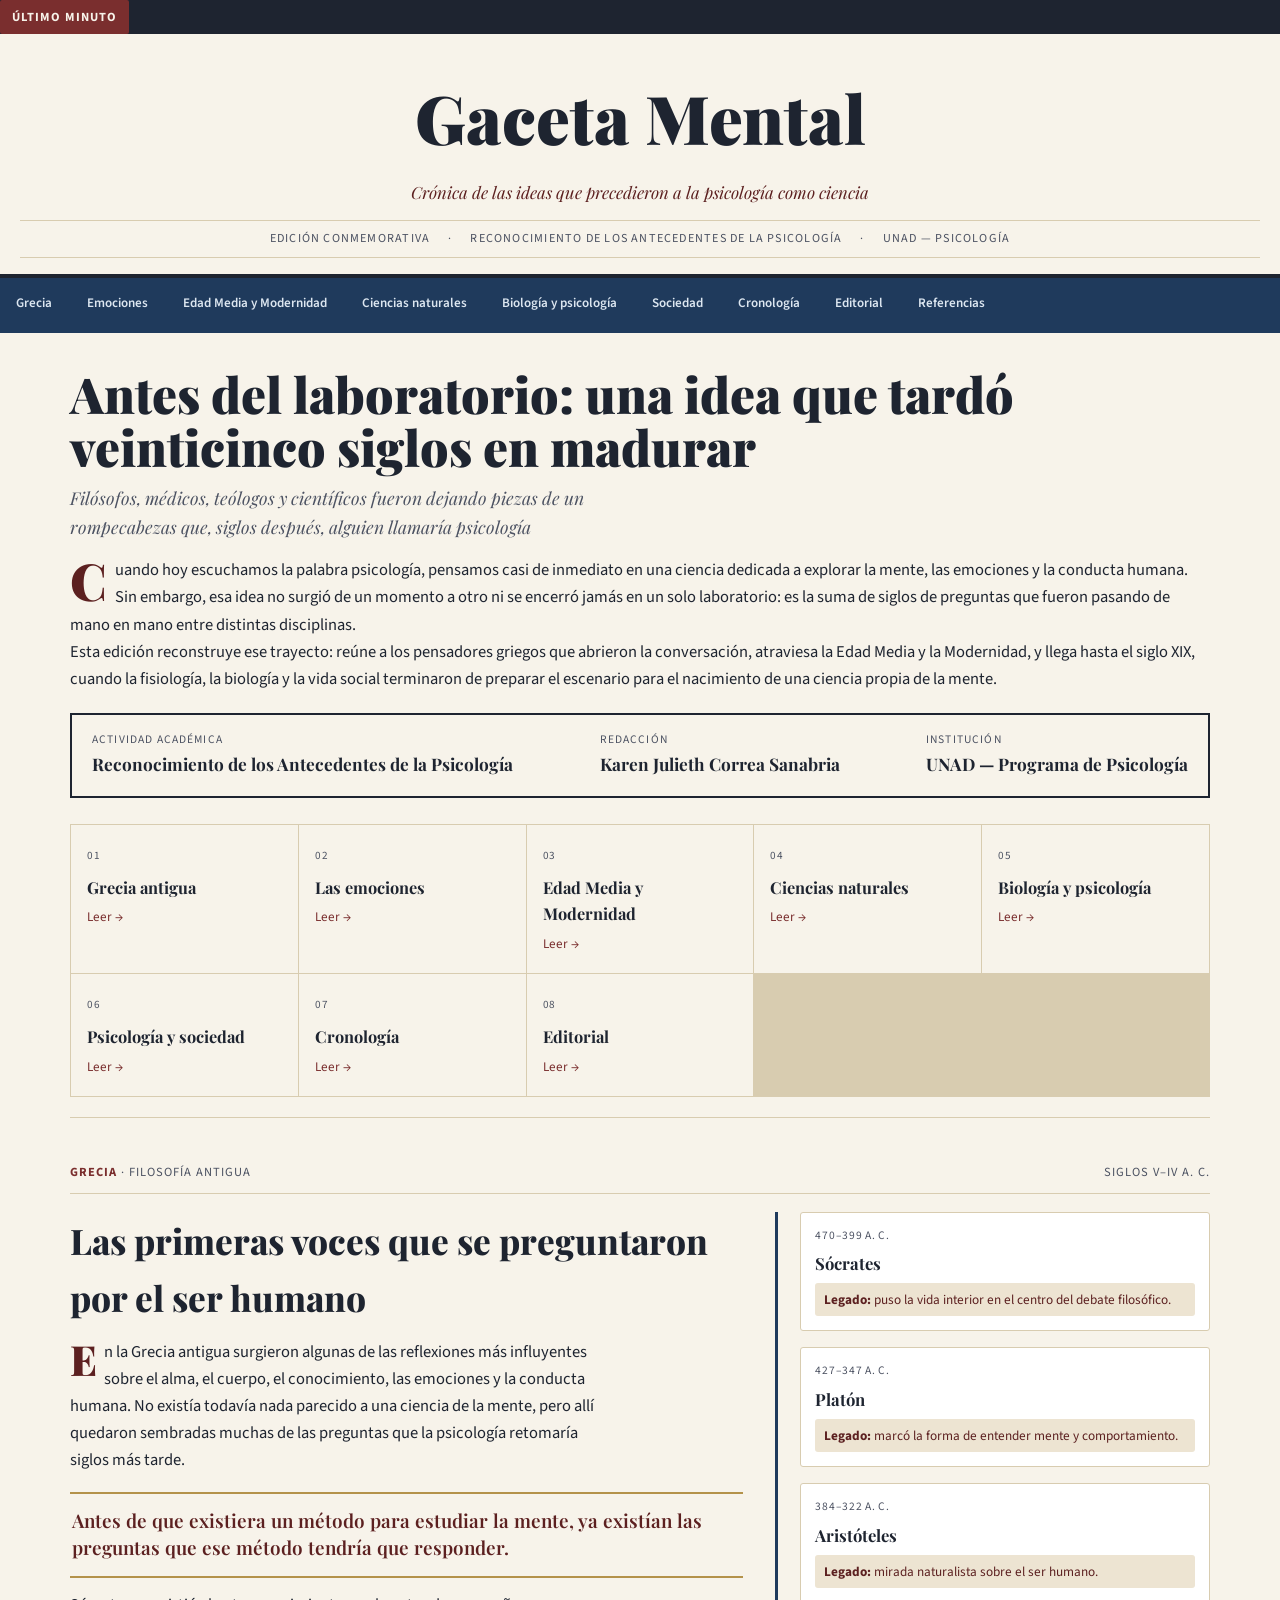
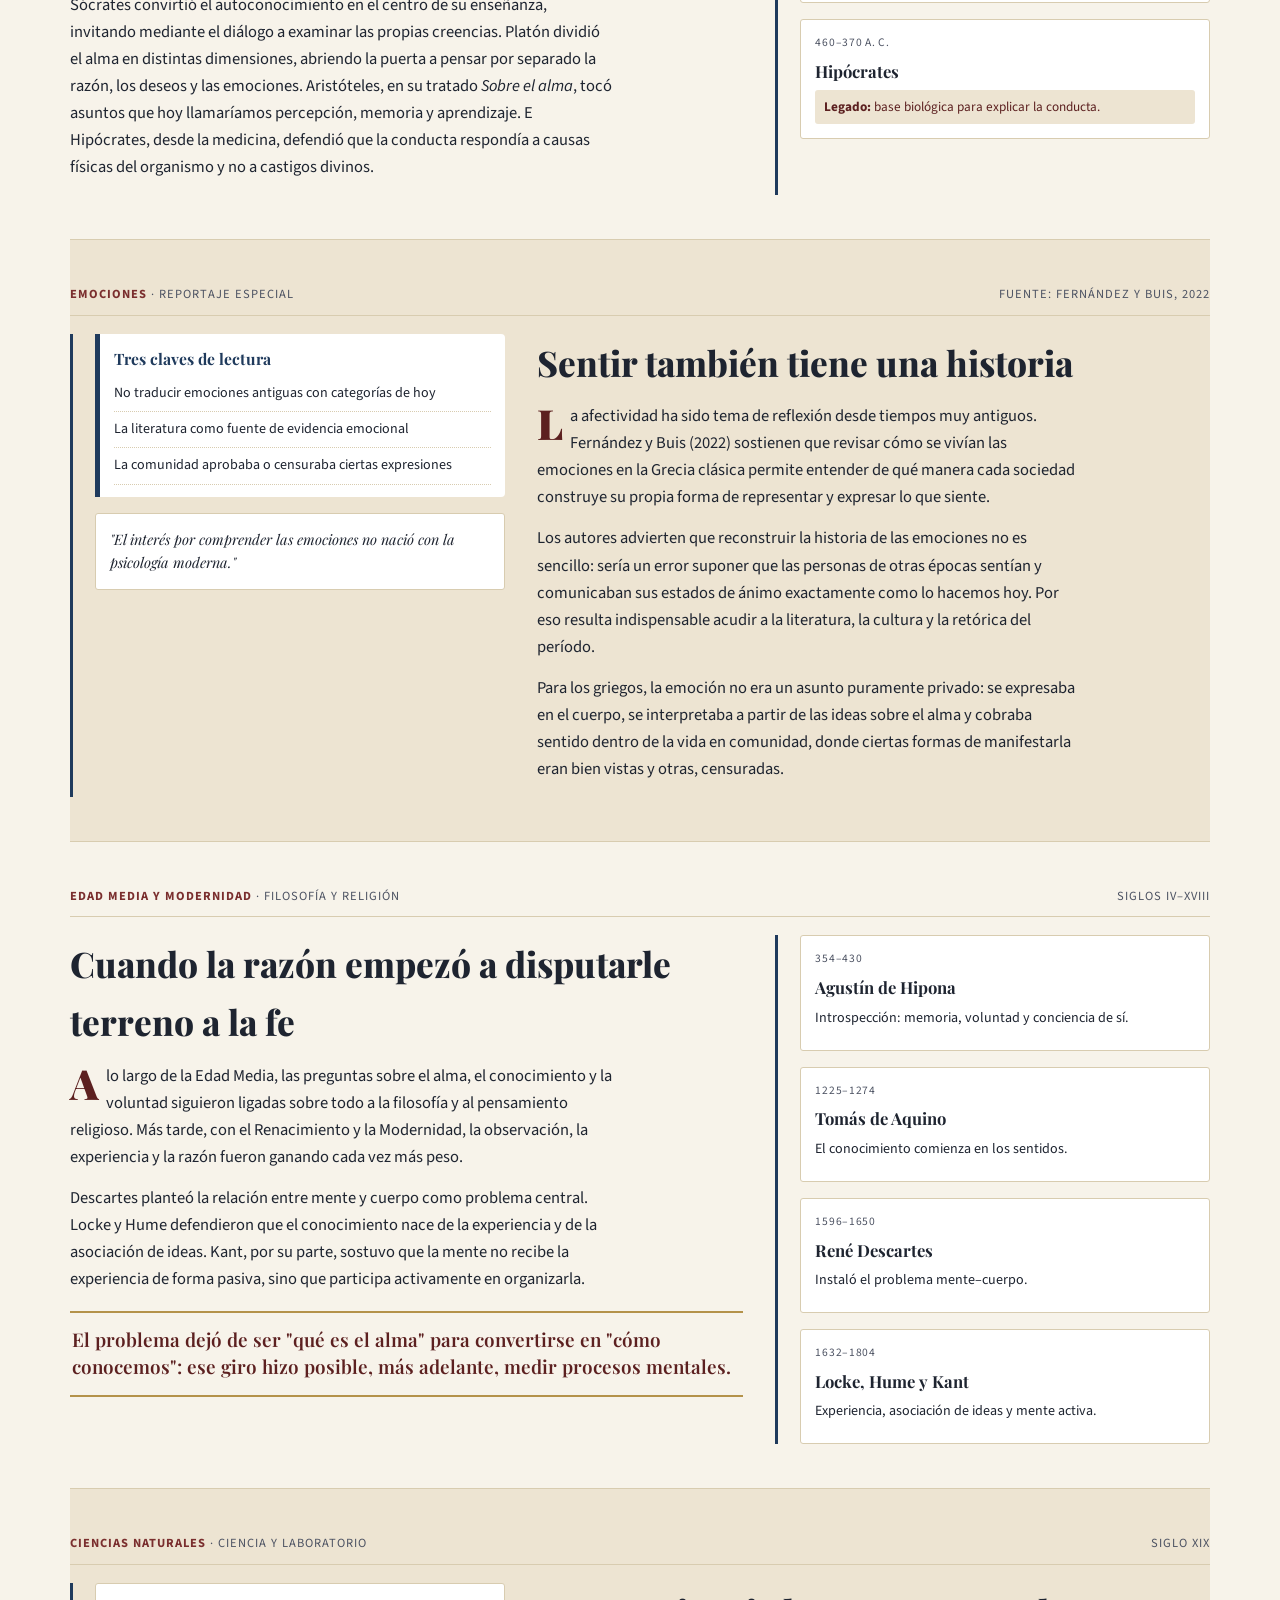
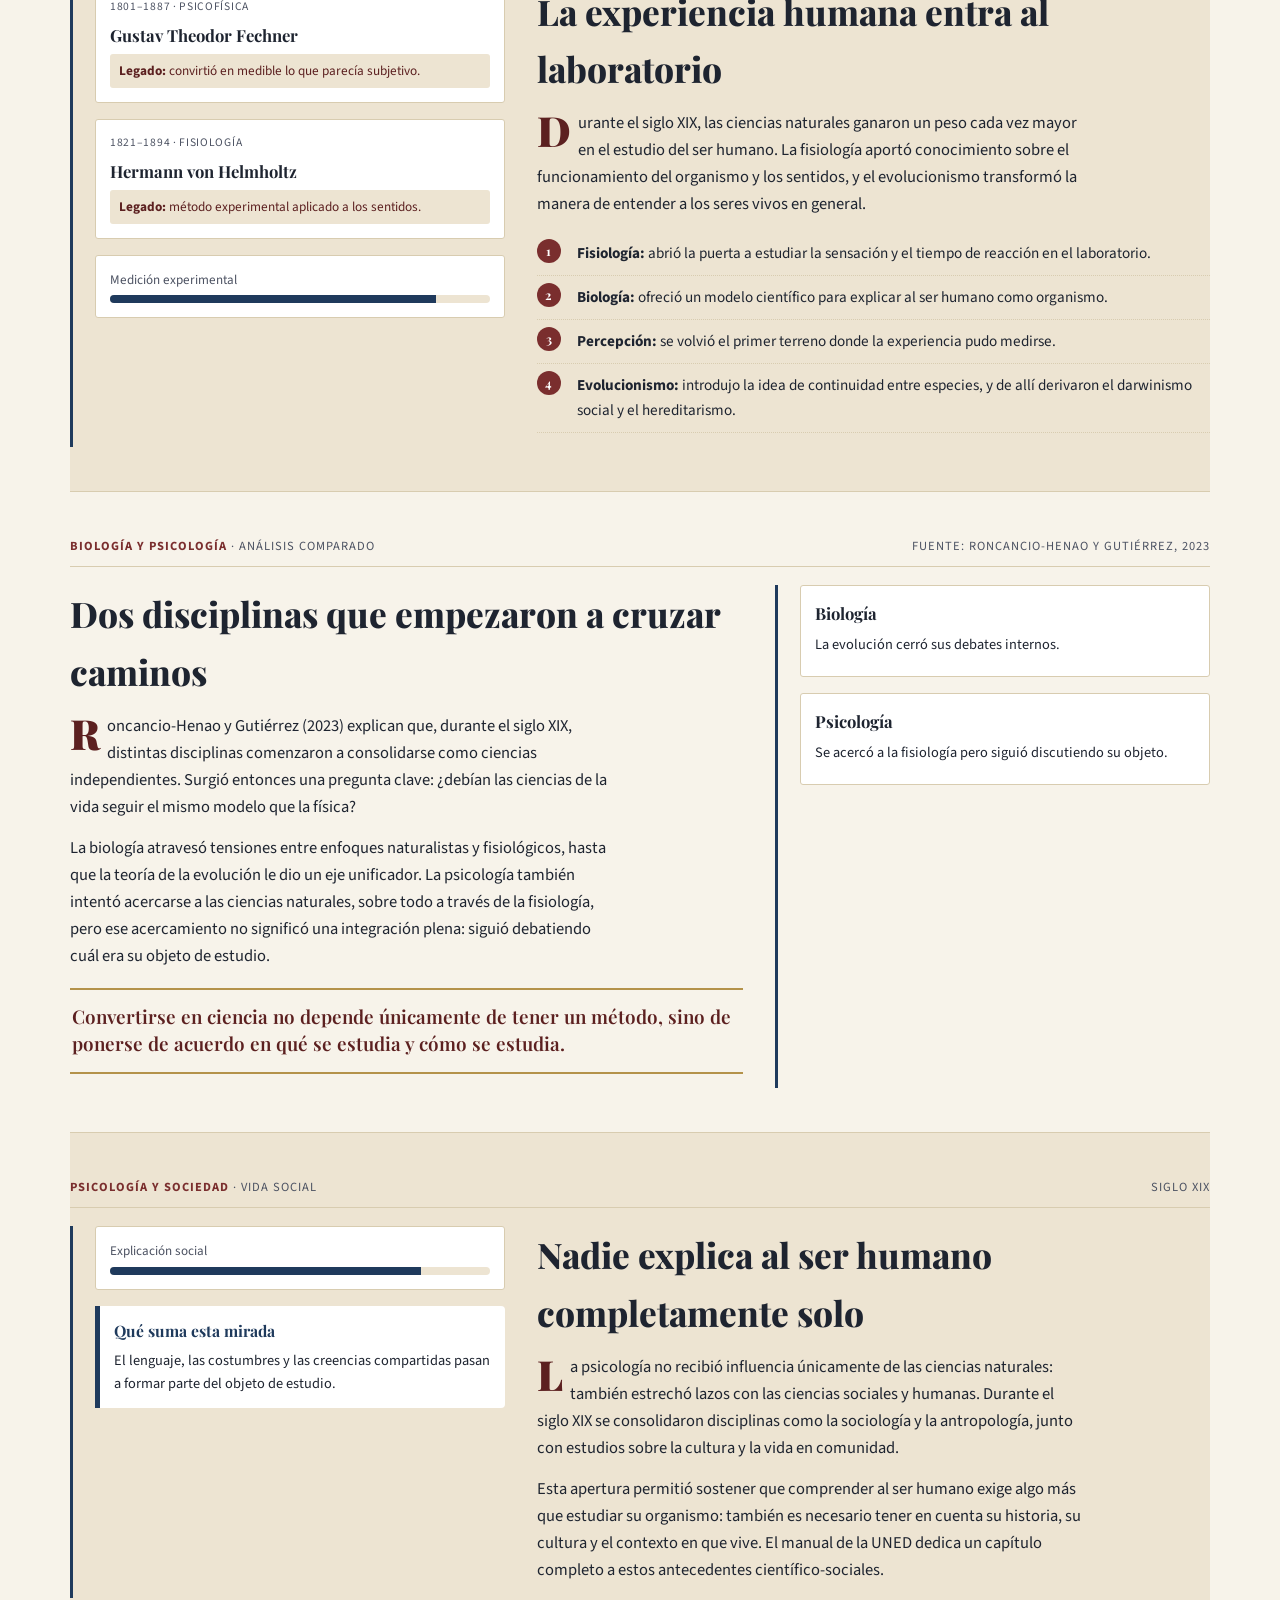
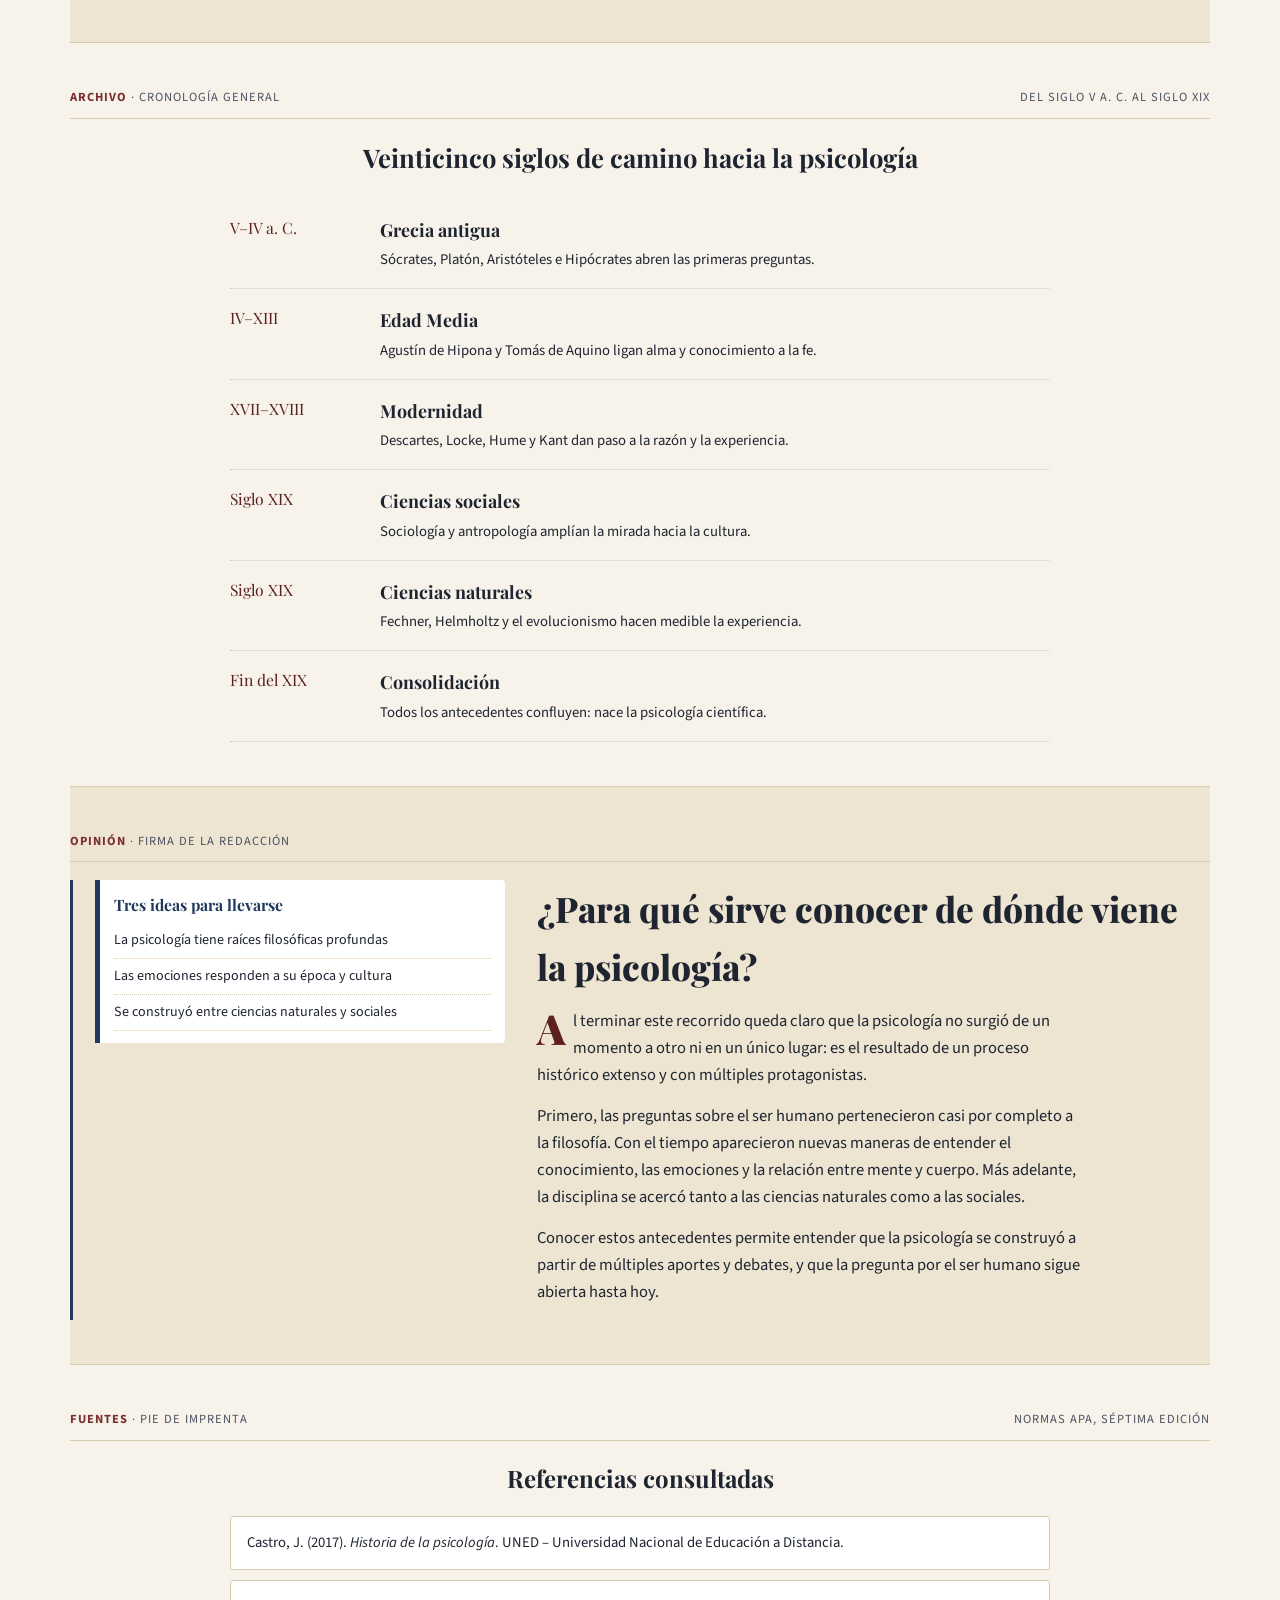
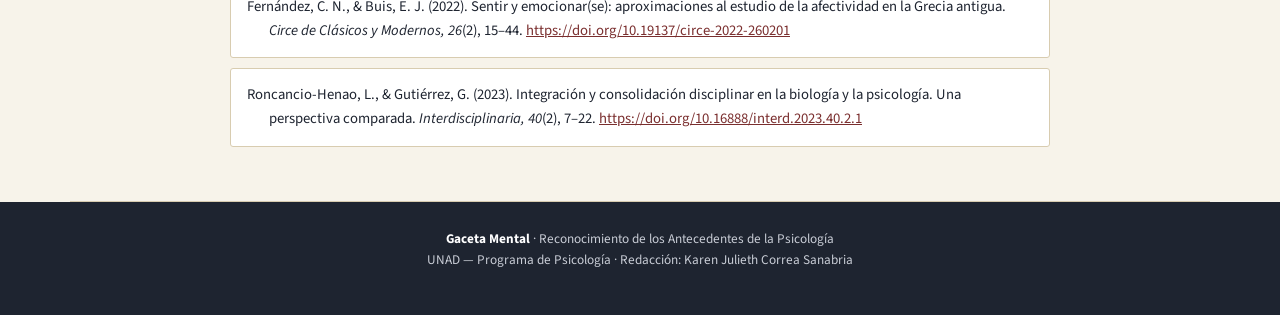
<file: index2.html>
<!DOCTYPE html>
<html lang="es">
<head>
<meta charset="UTF-8">
<meta name="viewport" content="width=device-width, initial-scale=1.0">
<title>Gaceta Mental — Antecedentes de la Psicología</title>
<link rel="preconnect" href="https://fonts.googleapis.com">
<link rel="preconnect" href="https://fonts.gstatic.com" crossorigin>
<link href="https://fonts.googleapis.com/css2?family=Playfair+Display:ital,wght@0,500;0,700;0,900;1,600&family=Source+Sans+3:wght@400;500;600;700&display=swap" rel="stylesheet">
<style>
:root{
  --marfil:#F7F3EA; --marfil-osc:#EDE4D2;
  --tinta:#1E2430; --tinta-suave:#4C5262;
  --vino:#7A2E2E; --vino-osc:#5C2020;
  --marino:#1F3A5C; --oro:#B4924A; --borde:#D8CCB0;
}
*{box-sizing:border-box;margin:0;padding:0}
html{scroll-behavior:smooth}
body{background:var(--marfil);color:var(--tinta);font-family:'Source Sans 3',system-ui,sans-serif;font-size:16.5px;line-height:1.64}
a{color:var(--vino)}

.cinta{position:relative;background:var(--tinta);color:var(--marfil);font-size:.78rem;padding:7px 0;overflow:hidden;white-space:nowrap}
.cinta strong{position:absolute;z-index:2;left:0;top:0;height:100%;display:flex;align-items:center;background:var(--vino);padding:5px 12px;border-radius:2px;letter-spacing:.08em}
.cinta-texto{display:inline-block;padding-left:100%;animation:desfile 38s linear infinite}
@keyframes desfile{to{transform:translateX(-100%)}}
.cinta-texto span{margin-right:48px}
@media (prefers-reduced-motion:reduce){.cinta-texto{animation:none}}

.cabecera{background:var(--marfil);border-bottom:4px solid var(--tinta);padding:28px 20px 16px;text-align:center}
.cabecera h1{font-family:'Playfair Display',Georgia,serif;font-weight:900;font-size:clamp(2.2rem,7vw,4.2rem)}
.cabecera .sub{font-family:'Playfair Display',serif;font-style:italic;color:var(--vino-osc);font-size:1.05rem;margin-top:6px}
.cabecera .fecha-linea{display:flex;justify-content:center;gap:18px;flex-wrap:wrap;font-size:.76rem;letter-spacing:.1em;text-transform:uppercase;color:var(--tinta-suave);border-top:1px solid var(--borde);border-bottom:1px solid var(--borde);padding:8px 0;margin-top:14px}

/* ═══ ÍNDICE HORIZONTAL — enlaces ancla, no pestañas ═══ */
.indice{position:sticky;top:0;z-index:30;background:var(--marino);overflow-x:auto;scrollbar-width:none;white-space:nowrap;padding:4px 0}
.indice::-webkit-scrollbar{display:none}
.indice a{display:inline-block;color:#DCE6F0;font-weight:600;font-size:.82rem;padding:11px 16px;text-decoration:none;border-bottom:3px solid transparent}
.indice a:hover,.indice a:focus-visible{background:rgba(255,255,255,.08);border-color:var(--oro)}

.envoltura{max-width:1180px;margin:0 auto;padding:0 20px}

/* ═══ PORTADA: gran titular + mosaico de llamadas ═══ */
.portada{padding:34px 0 10px;border-bottom:1px solid var(--borde)}
.credito-autora{border:2px solid var(--tinta);padding:16px 20px;margin:20px 0;display:flex;flex-wrap:wrap;gap:16px;justify-content:space-between}
.credito-autora div span{display:block;font-size:.72rem;letter-spacing:.1em;text-transform:uppercase;color:var(--tinta-suave)}
.credito-autora div strong{font-family:'Playfair Display',serif;font-size:1.08rem}

.titular-mayor h2{font-family:'Playfair Display',serif;font-weight:900;font-size:clamp(1.9rem,5.5vw,3.1rem);line-height:1.08;margin-bottom:10px}
.titular-mayor p.deck{font-family:'Playfair Display',serif;font-style:italic;color:var(--tinta-suave);font-size:1.1rem;max-width:60ch;margin-bottom:16px}
.titular-mayor p.capitular::first-letter{font-family:'Playfair Display',serif;font-weight:900;font-size:3.2rem;float:left;line-height:.78;padding:4px 8px 0 0;color:var(--vino-osc)}

.mosaico{display:grid;grid-template-columns:repeat(auto-fit,minmax(190px,1fr));gap:1px;background:var(--borde);margin:26px 0 10px;border:1px solid var(--borde)}
.mosaico a{background:var(--marfil);display:block;padding:16px;text-decoration:none;color:inherit}
.mosaico a:hover{background:var(--marfil-osc)}
.mosaico .n{font-size:.7rem;color:var(--tinta-suave);letter-spacing:.08em}
.mosaico strong{display:block;font-family:'Playfair Display',serif;font-size:1.02rem;margin:6px 0 3px;color:var(--tinta)}
.mosaico em{font-style:normal;font-size:.82rem;color:var(--vino)}

/* ═══ CUERPO: cada tema es un BLOQUE de doble columna asimétrica que se alterna ═══ */
.tema{padding:44px 0;border-bottom:1px solid var(--borde);scroll-margin-top:52px}
.tema:nth-child(even){background:var(--marfil-osc)}
.rotulo-tema{display:flex;justify-content:space-between;flex-wrap:wrap;gap:6px;font-size:.78rem;color:var(--tinta-suave);text-transform:uppercase;letter-spacing:.08em;border-bottom:1px solid var(--borde);padding-bottom:10px;margin-bottom:18px}
.rotulo-tema b{color:var(--vino)}

.bloque{display:grid;gap:32px;grid-template-columns:1.55fr 1fr}
.tema.espejo .bloque{grid-template-columns:1fr 1.55fr}
.tema.espejo .bloque > .principal{order:2}
.tema.espejo .bloque > .lateral{order:1}

.principal h3{font-family:'Playfair Display',serif;font-weight:800;font-size:clamp(1.5rem,3.6vw,2.2rem);margin-bottom:12px}
.principal p{margin-bottom:14px;max-width:68ch}
.principal p.capitular::first-letter{font-family:'Playfair Display',serif;font-weight:900;font-size:2.6rem;float:left;line-height:.8;padding:3px 7px 0 0;color:var(--vino-osc)}
.pullquote{font-family:'Playfair Display',serif;font-size:1.18rem;font-weight:600;color:var(--vino-osc);border-top:2px solid var(--oro);border-bottom:2px solid var(--oro);padding:14px 2px;margin:18px 0;line-height:1.42}

.lateral{border-left:3px solid var(--marino);padding-left:22px;display:flex;flex-direction:column;gap:16px}
.ficha-mini{background:#fff;border:1px solid var(--borde);border-radius:3px;padding:14px}
.ficha-mini .dato{font-size:.72rem;text-transform:uppercase;letter-spacing:.06em;color:var(--tinta-suave);margin-bottom:5px}
.ficha-mini h4{font-family:'Playfair Display',serif;font-size:1.04rem;margin-bottom:5px}
.ficha-mini p{font-size:.9rem;margin-bottom:6px}
.ficha-mini .clave{font-size:.83rem;background:var(--marfil-osc);border-radius:3px;padding:6px 9px;color:var(--vino-osc)}
.termometro{font-size:.82rem;color:var(--tinta-suave)}
.pista{height:8px;background:var(--marfil-osc);border-radius:8px;margin-top:4px;overflow:hidden}
.pista i{display:block;height:100%;background:var(--marino)}
.recuadro-info{background:#fff;border-left:5px solid var(--marino);padding:12px 14px;border-radius:0 4px 4px 0;font-size:.9rem}
.recuadro-info h4{font-family:'Playfair Display',serif;font-size:.98rem;margin-bottom:5px;color:var(--marino)}
.lista-mini{list-style:none;font-size:.88rem}
.lista-mini li{padding:6px 0;border-bottom:1px dotted var(--borde)}

.lista-numerada{list-style:none;counter-reset:n;margin:14px 0}
.lista-numerada li{counter-increment:n;position:relative;padding:9px 0 9px 40px;border-bottom:1px dotted var(--borde);font-size:.95rem}
.lista-numerada li::before{content:counter(n);position:absolute;left:0;top:7px;width:24px;height:24px;border-radius:50%;background:var(--vino);color:#fff;font-family:'Playfair Display',serif;font-weight:700;font-size:.78rem;display:flex;align-items:center;justify-content:center}

/* ═══ CRONOLOGÍA vertical simple, distinta al carrusel anterior ═══ */
.cronologia{list-style:none;max-width:820px;margin:0 auto}
.cronologia li{display:grid;grid-template-columns:130px 1fr;gap:20px;padding:16px 0;border-bottom:1px dotted var(--borde)}
.cronologia .per{font-family:'Playfair Display',serif;color:var(--vino-osc);font-size:.98rem}
.cronologia h4{font-family:'Playfair Display',serif;font-size:1.12rem;margin-bottom:4px}
.cronologia p{font-size:.92rem}

.fuente-item{background:#fff;border:1px solid var(--borde);border-radius:3px;padding:14px 16px 14px 38px;text-indent:-22px;margin-bottom:10px;font-size:.92rem;max-width:820px;margin-left:auto;margin-right:auto}

footer.pie{background:var(--tinta);color:#C9CDD6;text-align:center;padding:26px 20px 44px;font-size:.83rem}
footer.pie strong{color:#fff}

@media (max-width:820px){
  .bloque,.tema.espejo .bloque{grid-template-columns:1fr}
  .tema.espejo .bloque > .principal,.tema.espejo .bloque > .lateral{order:0}
  .lateral{border-left:none;border-top:3px solid var(--marino);padding-left:0;padding-top:16px}
  .cronologia li{grid-template-columns:1fr}
}
</style>
</head>
<body>

<div class="cinta"><strong>ÚLTIMO MINUTO</strong><span class="cinta-texto">
<span>La razón desplaza lentamente a la fe como explicación de la mente — siglo XVII</span>
<span>Fechner logra medir una sensación por primera vez en la historia</span>
<span>La sociología entra en escena: el individuo ya no se explica solo</span>
<span>Darwin sacude las certezas sobre el origen de las capacidades humanas</span>
<span>Hipócrates asegura que la locura no viene de los dioses, sino del cuerpo</span>
</span></div>

<header class="cabecera">
  <h1>Gaceta Mental</h1>
  <p class="sub">Crónica de las ideas que precedieron a la psicología como ciencia</p>
  <div class="fecha-linea">
    <span>Edición conmemorativa</span><span>·</span>
    <span>Reconocimiento de los Antecedentes de la Psicología</span><span>·</span>
    <span>UNAD — Psicología</span>
  </div>
</header>

<nav class="indice" id="indice">
  <a href="#grecia" data-id="grecia">Grecia</a>
  <a href="#emociones" data-id="emociones">Emociones</a>
  <a href="#medieval" data-id="medieval">Edad Media y Modernidad</a>
  <a href="#ciencias" data-id="ciencias">Ciencias naturales</a>
  <a href="#biologia" data-id="biologia">Biología y psicología</a>
  <a href="#sociedad" data-id="sociedad">Sociedad</a>
  <a href="#cronologia" data-id="cronologia">Cronología</a>
  <a href="#editorial" data-id="editorial">Editorial</a>
  <a href="#referencias" data-id="referencias">Referencias</a>
</nav>

<div class="envoltura">

<!-- ═════ PORTADA ═════ -->
<section class="portada">
  <div class="titular-mayor">
    <h2>Antes del laboratorio: una idea que tardó veinticinco siglos en madurar</h2>
    <p class="deck">Filósofos, médicos, teólogos y científicos fueron dejando piezas de un
    rompecabezas que, siglos después, alguien llamaría psicología</p>
    <p class="capitular">Cuando hoy escuchamos la palabra psicología, pensamos casi de inmediato en
    una ciencia dedicada a explorar la mente, las emociones y la conducta humana. Sin embargo, esa
    idea no surgió de un momento a otro ni se encerró jamás en un solo laboratorio: es la suma de
    siglos de preguntas que fueron pasando de mano en mano entre distintas disciplinas.</p>
    <p>Esta edición reconstruye ese trayecto: reúne a los pensadores griegos que abrieron la
    conversación, atraviesa la Edad Media y la Modernidad, y llega hasta el siglo XIX, cuando la
    fisiología, la biología y la vida social terminaron de preparar el escenario para el nacimiento
    de una ciencia propia de la mente.</p>
  </div>

  <div class="credito-autora">
    <div><span>Actividad académica</span><strong>Reconocimiento de los Antecedentes de la Psicología</strong></div>
    <div><span>Redacción</span><strong>Karen Julieth Correa Sanabria</strong></div>
    <div><span>Institución</span><strong>UNAD — Programa de Psicología</strong></div>
  </div>

  <div class="mosaico">
    <a href="#grecia"><span class="n">01</span><strong>Grecia antigua</strong><em>Leer →</em></a>
    <a href="#emociones"><span class="n">02</span><strong>Las emociones</strong><em>Leer →</em></a>
    <a href="#medieval"><span class="n">03</span><strong>Edad Media y Modernidad</strong><em>Leer →</em></a>
    <a href="#ciencias"><span class="n">04</span><strong>Ciencias naturales</strong><em>Leer →</em></a>
    <a href="#biologia"><span class="n">05</span><strong>Biología y psicología</strong><em>Leer →</em></a>
    <a href="#sociedad"><span class="n">06</span><strong>Psicología y sociedad</strong><em>Leer →</em></a>
    <a href="#cronologia"><span class="n">07</span><strong>Cronología</strong><em>Leer →</em></a>
    <a href="#editorial"><span class="n">08</span><strong>Editorial</strong><em>Leer →</em></a>
  </div>
</section>

<script>
document.addEventListener("click", function(ev){
  const enlace = ev.target.closest('a[href^="#"]');
  if (!enlace) return;
  const destino = document.getElementById(enlace.getAttribute("href").slice(1));
  if (!destino) return;
  ev.preventDefault();
  const offset = (document.getElementById("indice")?.offsetHeight || 0) + 12;
  const y = destino.getBoundingClientRect().top + window.pageYOffset - offset;
  window.scrollTo({top:y, behavior:"smooth"});
  history.replaceState(null, "", enlace.getAttribute("href"));
});
</script>

<!-- ═════ GRECIA ═════ -->
<section class="tema" id="grecia">
  <div class="rotulo-tema"><span><b>Grecia</b> · Filosofía antigua</span><span>Siglos V–IV a. C.</span></div>
  <div class="bloque">
    <div class="principal">
      <h3>Las primeras voces que se preguntaron por el ser humano</h3>
      <p class="capitular">En la Grecia antigua surgieron algunas de las reflexiones más
      influyentes sobre el alma, el cuerpo, el conocimiento, las emociones y la conducta humana. No
      existía todavía nada parecido a una ciencia de la mente, pero allí quedaron sembradas muchas
      de las preguntas que la psicología retomaría siglos más tarde.</p>
      <p class="pullquote">Antes de que existiera un método para estudiar la mente, ya existían las
      preguntas que ese método tendría que responder.</p>
      <p>Sócrates convirtió el autoconocimiento en el centro de su enseñanza, invitando mediante el
      diálogo a examinar las propias creencias. Platón dividió el alma en distintas dimensiones,
      abriendo la puerta a pensar por separado la razón, los deseos y las emociones. Aristóteles, en
      su tratado <i>Sobre el alma</i>, tocó asuntos que hoy llamaríamos percepción, memoria y
      aprendizaje. E Hipócrates, desde la medicina, defendió que la conducta respondía a causas
      físicas del organismo y no a castigos divinos.</p>
    </div>
    <aside class="lateral">
      <div class="ficha-mini"><div class="dato">470–399 a. C.</div><h4>Sócrates</h4>
      <div class="clave"><b>Legado:</b> puso la vida interior en el centro del debate filosófico.</div></div>
      <div class="ficha-mini"><div class="dato">427–347 a. C.</div><h4>Platón</h4>
      <div class="clave"><b>Legado:</b> marcó la forma de entender mente y comportamiento.</div></div>
      <div class="ficha-mini"><div class="dato">384–322 a. C.</div><h4>Aristóteles</h4>
      <div class="clave"><b>Legado:</b> mirada naturalista sobre el ser humano.</div></div>
      <div class="ficha-mini"><div class="dato">460–370 a. C.</div><h4>Hipócrates</h4>
      <div class="clave"><b>Legado:</b> base biológica para explicar la conducta.</div></div>
    </aside>
  </div>
</section>

<!-- ═════ EMOCIONES (espejo: lateral a la izquierda) ═════ -->
<section class="tema espejo" id="emociones">
  <div class="rotulo-tema"><span><b>Emociones</b> · Reportaje especial</span><span>Fuente: Fernández y Buis, 2022</span></div>
  <div class="bloque">
    <aside class="lateral">
      <div class="recuadro-info"><h4>Tres claves de lectura</h4>
        <ul class="lista-mini">
          <li>No traducir emociones antiguas con categorías de hoy</li>
          <li>La literatura como fuente de evidencia emocional</li>
          <li>La comunidad aprobaba o censuraba ciertas expresiones</li>
        </ul>
      </div>
      <div class="ficha-mini"><p style="font-family:'Playfair Display',serif;font-style:italic;margin:0">"El interés por comprender las emociones no nació con la psicología moderna."</p></div>
    </aside>
    <div class="principal">
      <h3>Sentir también tiene una historia</h3>
      <p class="capitular">La afectividad ha sido tema de reflexión desde tiempos muy antiguos.
      Fernández y Buis (2022) sostienen que revisar cómo se vivían las emociones en la Grecia
      clásica permite entender de qué manera cada sociedad construye su propia forma de representar
      y expresar lo que siente.</p>
      <p>Los autores advierten que reconstruir la historia de las emociones no es sencillo: sería un
      error suponer que las personas de otras épocas sentían y comunicaban sus estados de ánimo
      exactamente como lo hacemos hoy. Por eso resulta indispensable acudir a la literatura, la
      cultura y la retórica del período.</p>
      <p>Para los griegos, la emoción no era un asunto puramente privado: se expresaba en el cuerpo,
      se interpretaba a partir de las ideas sobre el alma y cobraba sentido dentro de la vida en
      comunidad, donde ciertas formas de manifestarla eran bien vistas y otras, censuradas.</p>
    </div>
  </div>
</section>

<!-- ═════ EDAD MEDIA / MODERNIDAD ═════ -->
<section class="tema" id="medieval">
  <div class="rotulo-tema"><span><b>Edad Media y Modernidad</b> · Filosofía y religión</span><span>Siglos IV–XVIII</span></div>
  <div class="bloque">
    <div class="principal">
      <h3>Cuando la razón empezó a disputarle terreno a la fe</h3>
      <p class="capitular">A lo largo de la Edad Media, las preguntas sobre el alma, el
      conocimiento y la voluntad siguieron ligadas sobre todo a la filosofía y al pensamiento
      religioso. Más tarde, con el Renacimiento y la Modernidad, la observación, la experiencia y la
      razón fueron ganando cada vez más peso.</p>
      <p>Descartes planteó la relación entre mente y cuerpo como problema central. Locke y Hume
      defendieron que el conocimiento nace de la experiencia y de la asociación de ideas. Kant, por
      su parte, sostuvo que la mente no recibe la experiencia de forma pasiva, sino que participa
      activamente en organizarla.</p>
      <p class="pullquote">El problema dejó de ser "qué es el alma" para convertirse en "cómo
      conocemos": ese giro hizo posible, más adelante, medir procesos mentales.</p>
    </div>
    <aside class="lateral">
      <div class="ficha-mini"><div class="dato">354–430</div><h4>Agustín de Hipona</h4><p style="font-size:.88rem">Introspección: memoria, voluntad y conciencia de sí.</p></div>
      <div class="ficha-mini"><div class="dato">1225–1274</div><h4>Tomás de Aquino</h4><p style="font-size:.88rem">El conocimiento comienza en los sentidos.</p></div>
      <div class="ficha-mini"><div class="dato">1596–1650</div><h4>René Descartes</h4><p style="font-size:.88rem">Instaló el problema mente–cuerpo.</p></div>
      <div class="ficha-mini"><div class="dato">1632–1804</div><h4>Locke, Hume y Kant</h4><p style="font-size:.88rem">Experiencia, asociación de ideas y mente activa.</p></div>
    </aside>
  </div>
</section>

<!-- ═════ CIENCIAS NATURALES (espejo) ═════ -->
<section class="tema espejo" id="ciencias">
  <div class="rotulo-tema"><span><b>Ciencias naturales</b> · Ciencia y laboratorio</span><span>Siglo XIX</span></div>
  <div class="bloque">
    <aside class="lateral">
      <div class="ficha-mini"><div class="dato">1801–1887 · Psicofísica</div><h4>Gustav Theodor Fechner</h4>
      <div class="clave"><b>Legado:</b> convirtió en medible lo que parecía subjetivo.</div></div>
      <div class="ficha-mini"><div class="dato">1821–1894 · Fisiología</div><h4>Hermann von Helmholtz</h4>
      <div class="clave"><b>Legado:</b> método experimental aplicado a los sentidos.</div></div>
      <div class="ficha-mini">
        <div class="termometro">Medición experimental<div class="pista"><i style="width:86%"></i></div></div>
      </div>
    </aside>
    <div class="principal">
      <h3>La experiencia humana entra al laboratorio</h3>
      <p class="capitular">Durante el siglo XIX, las ciencias naturales ganaron un peso cada vez
      mayor en el estudio del ser humano. La fisiología aportó conocimiento sobre el funcionamiento
      del organismo y los sentidos, y el evolucionismo transformó la manera de entender a los seres
      vivos en general.</p>
      <ul class="lista-numerada">
        <li><b>Fisiología:</b> abrió la puerta a estudiar la sensación y el tiempo de reacción en el laboratorio.</li>
        <li><b>Biología:</b> ofreció un modelo científico para explicar al ser humano como organismo.</li>
        <li><b>Percepción:</b> se volvió el primer terreno donde la experiencia pudo medirse.</li>
        <li><b>Evolucionismo:</b> introdujo la idea de continuidad entre especies, y de allí derivaron el darwinismo social y el hereditarismo.</li>
      </ul>
    </div>
  </div>
</section>

<!-- ═════ BIOLOGÍA Y PSICOLOGÍA ═════ -->
<section class="tema" id="biologia">
  <div class="rotulo-tema"><span><b>Biología y psicología</b> · Análisis comparado</span><span>Fuente: Roncancio-Henao y Gutiérrez, 2023</span></div>
  <div class="bloque">
    <div class="principal">
      <h3>Dos disciplinas que empezaron a cruzar caminos</h3>
      <p class="capitular">Roncancio-Henao y Gutiérrez (2023) explican que, durante el siglo XIX,
      distintas disciplinas comenzaron a consolidarse como ciencias independientes. Surgió entonces
      una pregunta clave: ¿debían las ciencias de la vida seguir el mismo modelo que la física?</p>
      <p>La biología atravesó tensiones entre enfoques naturalistas y fisiológicos, hasta que la
      teoría de la evolución le dio un eje unificador. La psicología también intentó acercarse a las
      ciencias naturales, sobre todo a través de la fisiología, pero ese acercamiento no significó
      una integración plena: siguió debatiendo cuál era su objeto de estudio.</p>
      <p class="pullquote">Convertirse en ciencia no depende únicamente de tener un método, sino de
      ponerse de acuerdo en qué se estudia y cómo se estudia.</p>
    </div>
    <aside class="lateral">
      <div class="ficha-mini"><h4>Biología</h4><p style="font-size:.9rem">La evolución cerró sus debates internos.</p></div>
      <div class="ficha-mini"><h4>Psicología</h4><p style="font-size:.9rem">Se acercó a la fisiología pero siguió discutiendo su objeto.</p></div>
    </aside>
  </div>
</section>

<!-- ═════ SOCIEDAD (espejo) ═════ -->
<section class="tema espejo" id="sociedad">
  <div class="rotulo-tema"><span><b>Psicología y sociedad</b> · Vida social</span><span>Siglo XIX</span></div>
  <div class="bloque">
    <aside class="lateral">
      <div class="ficha-mini">
        <div class="termometro">Explicación social<div class="pista"><i style="width:82%"></i></div></div>
      </div>
      <div class="recuadro-info"><h4>Qué suma esta mirada</h4>
      <p style="font-size:.9rem">El lenguaje, las costumbres y las creencias compartidas pasan a formar parte del objeto de estudio.</p></div>
    </aside>
    <div class="principal">
      <h3>Nadie explica al ser humano completamente solo</h3>
      <p class="capitular">La psicología no recibió influencia únicamente de las ciencias
      naturales: también estrechó lazos con las ciencias sociales y humanas. Durante el siglo XIX se
      consolidaron disciplinas como la sociología y la antropología, junto con estudios sobre la
      cultura y la vida en comunidad.</p>
      <p>Esta apertura permitió sostener que comprender al ser humano exige algo más que estudiar su
      organismo: también es necesario tener en cuenta su historia, su cultura y el contexto en que
      vive. El manual de la UNED dedica un capítulo completo a estos antecedentes
      científico-sociales.</p>
    </div>
  </div>
</section>

<!-- ═════ CRONOLOGÍA — lista vertical simple ═════ -->
<section class="tema" id="cronologia">
  <div class="rotulo-tema"><span><b>Archivo</b> · Cronología general</span><span>Del siglo V a. C. al siglo XIX</span></div>
  <h3 style="font-family:'Playfair Display',serif;text-align:center;margin-bottom:20px;font-size:1.6rem">Veinticinco siglos de camino hacia la psicología</h3>
  <ul class="cronologia">
    <li><span class="per">V–IV a. C.</span><div><h4>Grecia antigua</h4><p>Sócrates, Platón, Aristóteles e Hipócrates abren las primeras preguntas.</p></div></li>
    <li><span class="per">IV–XIII</span><div><h4>Edad Media</h4><p>Agustín de Hipona y Tomás de Aquino ligan alma y conocimiento a la fe.</p></div></li>
    <li><span class="per">XVII–XVIII</span><div><h4>Modernidad</h4><p>Descartes, Locke, Hume y Kant dan paso a la razón y la experiencia.</p></div></li>
    <li><span class="per">Siglo XIX</span><div><h4>Ciencias sociales</h4><p>Sociología y antropología amplían la mirada hacia la cultura.</p></div></li>
    <li><span class="per">Siglo XIX</span><div><h4>Ciencias naturales</h4><p>Fechner, Helmholtz y el evolucionismo hacen medible la experiencia.</p></div></li>
    <li><span class="per">Fin del XIX</span><div><h4>Consolidación</h4><p>Todos los antecedentes confluyen: nace la psicología científica.</p></div></li>
  </ul>
</section>

<!-- ═════ EDITORIAL ═════ -->
<section class="tema espejo" id="editorial">
  <div class="rotulo-tema"><span><b>Opinión</b> · Firma de la redacción</span></div>
  <div class="bloque">
    <aside class="lateral">
      <div class="recuadro-info"><h4>Tres ideas para llevarse</h4>
        <ul class="lista-mini">
          <li>La psicología tiene raíces filosóficas profundas</li>
          <li>Las emociones responden a su época y cultura</li>
          <li>Se construyó entre ciencias naturales y sociales</li>
        </ul>
      </div>
    </aside>
    <div class="principal">
      <h3>¿Para qué sirve conocer de dónde viene la psicología?</h3>
      <p class="capitular">Al terminar este recorrido queda claro que la psicología no surgió de un
      momento a otro ni en un único lugar: es el resultado de un proceso histórico extenso y con
      múltiples protagonistas.</p>
      <p>Primero, las preguntas sobre el ser humano pertenecieron casi por completo a la filosofía.
      Con el tiempo aparecieron nuevas maneras de entender el conocimiento, las emociones y la
      relación entre mente y cuerpo. Más adelante, la disciplina se acercó tanto a las ciencias
      naturales como a las sociales.</p>
      <p>Conocer estos antecedentes permite entender que la psicología se construyó a partir de
      múltiples aportes y debates, y que la pregunta por el ser humano sigue abierta hasta hoy.</p>
    </div>
  </div>
</section>

<!-- ═════ REFERENCIAS ═════ -->
<section class="tema" id="referencias">
  <div class="rotulo-tema"><span><b>Fuentes</b> · Pie de imprenta</span><span>Normas APA, séptima edición</span></div>
  <h3 style="font-family:'Playfair Display',serif;text-align:center;margin-bottom:18px;font-size:1.5rem">Referencias consultadas</h3>
  <div class="fuente-item">Castro, J. (2017). <i>Historia de la psicología</i>. UNED – Universidad Nacional de Educación a Distancia.</div>
  <div class="fuente-item">Fernández, C. N., &amp; Buis, E. J. (2022). Sentir y emocionar(se): aproximaciones al estudio de la afectividad en la Grecia antigua. <i>Circe de Clásicos y Modernos, 26</i>(2), 15–44. <a href="https://doi.org/10.19137/circe-2022-260201">https://doi.org/10.19137/circe-2022-260201</a></div>
  <div class="fuente-item">Roncancio-Henao, L., &amp; Gutiérrez, G. (2023). Integración y consolidación disciplinar en la biología y la psicología. Una perspectiva comparada. <i>Interdisciplinaria, 40</i>(2), 7–22. <a href="https://doi.org/10.16888/interd.2023.40.2.1">https://doi.org/10.16888/interd.2023.40.2.1</a></div>
</section>

</div>

<footer class="pie">
  <strong>Gaceta Mental</strong> · Reconocimiento de los Antecedentes de la Psicología<br>
  UNAD — Programa de Psicología · Redacción: Karen Julieth Correa Sanabria
</footer>

</body>
</html>
</file>
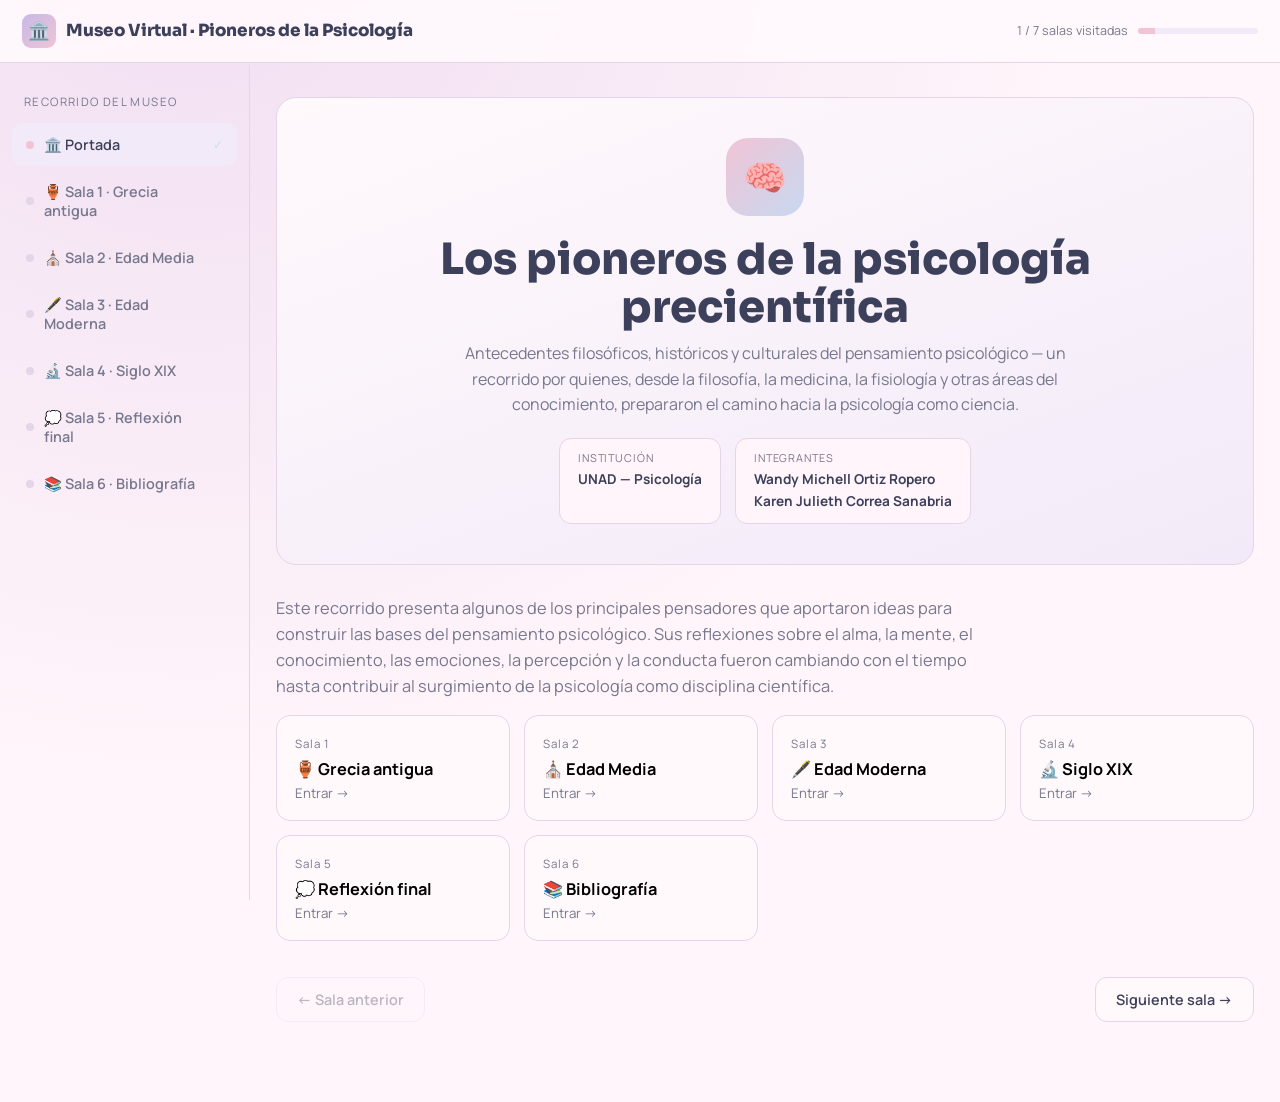
<file: museo.html>
<!DOCTYPE html>
<html lang="es">
<head>
<meta charset="UTF-8">
<meta name="viewport" content="width=device-width, initial-scale=1.0">
<title>Museo Virtual · Los pioneros de la psicología precientífica</title>
<link rel="preconnect" href="https://fonts.googleapis.com">
<link rel="preconnect" href="https://fonts.gstatic.com" crossorigin>
<link href="https://fonts.googleapis.com/css2?family=Sora:wght@500;600;700;800&family=Manrope:wght@400;500;600;700&display=swap" rel="stylesheet">
<link rel="stylesheet" href="museo.css">
</head>
<body>

<header class="topbar">
  <div class="marca"><span class="icono" id="icono-marca">🏛️</span> Museo Virtual · Pioneros de la Psicología</div>
  <div class="progreso-wrap">
    <span id="texto-progreso">0 / 6 salas visitadas</span>
    <div class="progreso-pista"><div class="progreso-barra" id="barra-progreso"></div></div>
  </div>
</header>

<div class="app">
  <nav class="rail" id="rail"></nav>

  <main class="escenario" id="escenario"></main>
</div>

<div class="velo" id="velo">
  <div class="modal" id="modal-contenido"></div>
</div>

<script>
/* ══════════ DATOS ══════════ */
const salas = [
  {
    id:"portada", tipo:"portada", rotulo:"Portada", icono:"🏛️", color:"var(--griega)"
  },
  {
    id:"grecia", tipo:"galeria", rotulo:"Sala 1 · Grecia antigua", icono:"🏺", color:"var(--griega)",
    titulo:"La Antigüedad griega: los orígenes del pensamiento sobre la mente",
    deck:"Donde la filosofía y la medicina empezaron a preguntarse por el alma, la razón y el cuerpo",
    personajes:[
      {icono:"⚕️", wiki:"Hipócrates", nombre:"Hipócrates", nombreCompleto:"Hipócrates de Cos", fechas:"c. 460 a. C. – c. 370 a. C.", disciplina:"Medicina",
       contexto:"Grecia clásica, época en la que comenzó a desarrollarse una medicina basada en la observación y en explicaciones naturales.",
       aportes:"Cuestionó las explicaciones sobrenaturales de las enfermedades y defendió la búsqueda de causas naturales. La tradición hipocrática relacionó los cuatro humores —sangre, flema, bilis amarilla y bilis negra— con la salud y el temperamento. También dio importancia a la observación de los pacientes.",
       ciencias:"Ciencias naturales y de la salud, especialmente medicina, biología y observación clínica."},
      {icono:"📜", wiki:"Platón", nombre:"Platón", nombreCompleto:"Platón (Aristocles)", fechas:"c. 427 a. C. – c. 347 a. C.", disciplina:"Filosofía",
       contexto:"Atenas clásica; fundador de la Academia.",
       aportes:"Reflexionó sobre el alma, la razón, las emociones y el comportamiento humano. Planteó una división del alma en tres partes: racional, irascible y apetitiva. También estudió temas relacionados con el conocimiento, la memoria y el aprendizaje.",
       ciencias:"Ciencias sociales y humanidades, especialmente filosofía, ética y educación."},
      {icono:"📚", wiki:"Aristóteles", nombre:"Aristóteles", nombreCompleto:"Aristóteles de Estagira", fechas:"384 a. C. – 322 a. C.", disciplina:"Filosofía natural",
       contexto:"Grecia clásica; fundador del Liceo.",
       aportes:"En su obra De Anima desarrolló un estudio sistemático sobre el alma y sus funciones. Diferenció las funciones nutritiva, sensitiva y racional. También reflexionó sobre percepción, memoria, sueño, emociones y pensamiento.",
       ciencias:"Ciencias naturales y sociales, principalmente biología, filosofía y lógica."}
    ]
  },
  {
    id:"medieval", tipo:"galeria", rotulo:"Sala 2 · Edad Media", icono:"⛪", color:"var(--medieval)",
    titulo:"La Edad Media: fe, razón y vida interior",
    deck:"El pensamiento sobre el alma se entrelaza con la teología y sienta las bases de la introspección",
    personajes:[
      {icono:"🕊️", wiki:"Agustín de Hipona", nombre:"Agustín de Hipona", nombreCompleto:"Aurelio Agustín de Hipona", fechas:"354 – 430 d. C.", disciplina:"Filosofía y teología",
       contexto:"Antigüedad tardía y expansión del cristianismo en Occidente.",
       aportes:"Reflexionó profundamente sobre la vida interior, la memoria, la voluntad, las emociones y la experiencia subjetiva del tiempo. Sus reflexiones sobre el conocimiento de uno mismo constituyen un antecedente importante de la introspección.",
       ciencias:"Ciencias sociales y humanidades, especialmente filosofía, teología y ética."},
      {icono:"✝️", wiki:"Tomás de Aquino", nombre:"Tomás de Aquino", nombreCompleto:"Tomás de Aquino", fechas:"1225 – 1274", disciplina:"Escolástica",
       contexto:"Edad Media, desarrollo de la escolástica y crecimiento de las universidades europeas.",
       aportes:"Integró el pensamiento de Aristóteles con la doctrina cristiana. Analizó la relación entre cuerpo y alma, los sentidos, el intelecto, las pasiones, la voluntad y la libertad.",
       ciencias:"Ciencias sociales y humanidades, principalmente filosofía, teología y ética."}
    ]
  },
  {
    id:"moderna", tipo:"galeria", rotulo:"Sala 3 · Edad Moderna", icono:"🖋️", color:"var(--moderna)",
    titulo:"Edad Moderna: racionalismo, empirismo y el sujeto que piensa",
    deck:"El conocimiento deja de depender solo de la fe: la razón y la experiencia toman el centro del debate",
    personajes:[
      {icono:"🌀", wiki:"René Descartes", nombre:"René Descartes", nombreCompleto:"René Descartes", fechas:"1596 – 1650", disciplina:"Racionalismo",
       contexto:"Surgimiento de la filosofía moderna y desarrollo de nuevas formas de pensamiento científico.",
       aportes:"Su expresión «pienso, luego existo» destacó la importancia del pensamiento y la conciencia. Propuso el dualismo entre mente y cuerpo y consideró el cuerpo desde una perspectiva mecánica. También relacionó la glándula pineal con la interacción entre mente y cuerpo.",
       ciencias:"Ciencias naturales y sociales, especialmente matemáticas, fisiología y filosofía."},
      {icono:"📄", wiki:"John Locke", nombre:"John Locke", nombreCompleto:"John Locke", fechas:"1632 – 1704", disciplina:"Empirismo",
       contexto:"Inglaterra durante el desarrollo del empirismo y la Ilustración.",
       aportes:"Defendió la idea de la mente como una tabula rasa, señalando que el conocimiento se desarrolla a partir de la experiencia. Estudió la percepción y diferenció cualidades primarias y secundarias.",
       ciencias:"Ciencias sociales y humanidades, especialmente filosofía, educación y teoría del conocimiento."},
      {icono:"🔗", wiki:"David Hume", nombre:"David Hume", nombreCompleto:"David Hume", fechas:"1711 – 1776", disciplina:"Empirismo",
       contexto:"Ilustración escocesa y desarrollo del empirismo.",
       aportes:"Estudió la naturaleza humana desde la experiencia. Diferenció entre impresiones e ideas y explicó la importancia de las asociaciones mentales. Analizó relaciones como semejanza, contigüidad y causalidad, ideas que posteriormente tendrían influencia en el estudio del aprendizaje y la asociación.",
       ciencias:"Ciencias sociales y humanidades, especialmente filosofía, ética y lógica."},
      {icono:"🧩", wiki:"Immanuel Kant", nombre:"Immanuel Kant", nombreCompleto:"Immanuel Kant", fechas:"1724 – 1804", disciplina:"Criticismo",
       contexto:"Ilustración alemana y debate entre racionalismo y empirismo.",
       aportes:"Planteó que la mente no se limita a recibir información, sino que organiza la experiencia mediante estructuras y categorías. Diferenció entre fenómeno y noúmeno y reflexionó sobre las posibilidades y límites del conocimiento psicológico.",
       ciencias:"Ciencias sociales y humanidades, especialmente filosofía, epistemología y lógica."}
    ]
  },
  {
    id:"xix", tipo:"galeria", rotulo:"Sala 4 · Siglo XIX", icono:"🔬", color:"var(--xix)",
    titulo:"Siglo XIX: los precursores inmediatos de la psicología científica",
    deck:"La medición y el experimento entran al estudio de la mente, hasta llegar al primer laboratorio",
    personajes:[
      {icono:"📐", wiki:"Gustav Fechner", nombre:"Gustav Theodor Fechner", nombreCompleto:"Gustav Theodor Fechner", fechas:"1801 – 1887", disciplina:"Psicofísica",
       contexto:"Siglo XIX, época de desarrollo de la fisiología experimental, la física y los métodos de medición.",
       aportes:"Fue uno de los principales fundadores de la psicofísica, disciplina que estudia cuantitativamente la relación entre los estímulos físicos y las sensaciones. Sus investigaciones ayudaron a demostrar que ciertos aspectos de la experiencia sensorial podían estudiarse mediante mediciones y relaciones matemáticas.",
       ciencias:"Ciencias naturales, especialmente física, fisiología y matemáticas."},
      {icono:"👁️", wiki:"Hermann von Helmholtz", nombre:"Hermann von Helmholtz", nombreCompleto:"Hermann von Helmholtz", fechas:"1821 – 1894", disciplina:"Fisiología",
       contexto:"Desarrollo de la fisiología experimental y de las investigaciones científicas sobre los sentidos.",
       aportes:"Investigó la velocidad de conducción del impulso nervioso y realizó importantes estudios sobre la visión, la audición y la percepción del color. Sus investigaciones demostraron la importancia de utilizar métodos experimentales y de medición para estudiar procesos relacionados con la percepción.",
       ciencias:"Ciencias naturales, especialmente fisiología, física, anatomía y óptica."},
      {icono:"🧪", wiki:"Wilhelm Wundt", nombre:"Wilhelm Wundt", nombreCompleto:"Wilhelm Maximilian Wundt", fechas:"1832 – 1920", disciplina:"Psicología experimental",
       contexto:"Finales del siglo XIX, período en el que la psicología comenzó a consolidarse como disciplina académica independiente.",
       aportes:"En 1879 estableció en Leipzig el laboratorio que tradicionalmente se reconoce como el primer laboratorio de psicología experimental. Estudió procesos como la sensación, la percepción y los tiempos de reacción, y utilizó métodos experimentales e introspectivos controlados. Su trabajo fue fundamental para institucionalizar la psicología como disciplina independiente.",
       ciencias:"Ciencias naturales y sociales, especialmente fisiología, filosofía y experimentación.",
       destacado:true}
    ]
  },
  {
    id:"reflexion", tipo:"texto", rotulo:"Sala 5 · Reflexión final", icono:"💭", color:"var(--acento)"
  },
  {
    id:"bibliografia", tipo:"biblio", rotulo:"Sala 6 · Bibliografía", icono:"📚", color:"var(--texto-suave)"
  }
];

const visitadas = new Set();
let indiceActual = 0;

const rail = document.getElementById("rail");
const escenario = document.getElementById("escenario");
const velo = document.getElementById("velo");
const modalContenido = document.getElementById("modal-contenido");
const iconoMarca = document.getElementById("icono-marca");

/* ══════════ RAIL ══════════ */
const tituloRail = document.createElement("div");
tituloRail.className = "titulo-rail";
tituloRail.textContent = "Recorrido del museo";
rail.appendChild(tituloRail);

salas.forEach((sala, i) => {
  const b = document.createElement("button");
  b.className = "sala-btn";
  b.dataset.i = i;
  b.innerHTML = `<span class="punto"></span> ${sala.icono} ${sala.rotulo} <span class="check">✓</span>`;
  b.addEventListener("click", () => irASala(i));
  rail.appendChild(b);
});

/* ══════════ RENDER DE VISTAS ══════════ */
function renderPortada(sala){
  const total = salas.length - 1;
  let html = `
    <div class="hero-portada">
      <div class="simbolo">🧠</div>
      <h1>Los pioneros de la psicología precientífica</h1>
      <p>Antecedentes filosóficos, históricos y culturales del pensamiento psicológico —
      un recorrido por quienes, desde la filosofía, la medicina, la fisiología y otras áreas del
      conocimiento, prepararon el camino hacia la psicología como ciencia.</p>
      <div class="credito-grid">
        <div class="credito-chip"><span>Institución</span><strong>UNAD — Psicología</strong></div>
        <div class="credito-chip"><span>Integrantes</span><strong>Wandy Michell Ortiz Ropero<br>Karen Julieth Correa Sanabria</strong></div>
      </div>
    </div>
    <p class="deck-sala" style="margin-bottom:16px">Este recorrido presenta algunos de los
    principales pensadores que aportaron ideas para construir las bases del pensamiento
    psicológico. Sus reflexiones sobre el alma, la mente, el conocimiento, las emociones, la
    percepción y la conducta fueron cambiando con el tiempo hasta contribuir al surgimiento de la
    psicología como disciplina científica.</p>
    <div class="mapa-salas">`;
  salas.slice(1).forEach((s, i) => {
    html += `<button class="mapa-item" data-ir="${i+1}"><span class="n">Sala ${i+1}</span>
      <strong>${s.icono} ${s.rotulo.replace(/Sala \d+ · /,"")}</strong>
      <em>Entrar →</em></button>`;
  });
  html += `</div>`;
  escenario.innerHTML = html;
  escenario.querySelectorAll("[data-ir]").forEach(el =>
    el.addEventListener("click", () => irASala(parseInt(el.dataset.ir))));
}

function renderGaleria(sala){
  let html = `
    <div class="etiqueta-sala">${sala.icono} ${sala.rotulo}</div>
    <h2>${sala.titulo}</h2>
    <p class="deck-sala">${sala.deck}</p>
    <div class="galeria">`;
  sala.personajes.forEach((p, i) => {
    html += `
      <button class="cuadro" data-sala="${sala.id}" data-idx="${i}">
        <div class="marco" data-foto="${sala.id}-${i}" aria-label="Retrato de ${p.nombre}"></div>
        <div class="info">
          <div class="disciplina">${p.disciplina}</div>
          <h3>${p.nombre}</h3>
          <div class="fechas">${p.fechas}</div>
        </div>
      </button>`;
  });
  html += `</div>`;
  escenario.innerHTML = html;
  escenario.querySelectorAll(".cuadro").forEach(el =>
    el.addEventListener("click", () => abrirFicha(el.dataset.sala, parseInt(el.dataset.idx))));
  sala.personajes.forEach((p, i) => cargarFoto(p, `.marco[data-foto="${sala.id}-${i}"]`));
}

function renderTexto(sala){
  escenario.innerHTML = `
    <div class="etiqueta-sala">${sala.icono} ${sala.rotulo}</div>
    <h2>Una sola pregunta, muchos siglos de respuestas</h2>
    <div class="texto-largo">
      <p>La psicología no nació de la nada. Su desarrollo fue el resultado de muchos siglos de
      preguntas y reflexiones sobre el ser humano, el alma, la mente, el conocimiento, las
      emociones y la conducta.</p>
      <p class="cita-destacada">Desde Hipócrates y los filósofos griegos hasta los investigadores
      del siglo XIX, cada época aportó nuevas formas de comprender al ser humano.</p>
      <p>La filosofía permitió plantear preguntas sobre la mente y el conocimiento, mientras que la
      medicina, la fisiología, la física y las matemáticas aportaron observación, experimentación y
      medición.</p>
      <p>Por esta razón, conocer los antecedentes de la psicología permite comprender que nuestra
      disciplina se construyó a partir de diferentes áreas del conocimiento. El establecimiento del
      laboratorio de Wundt en Leipzig en 1879 representa un momento fundamental en el proceso de
      consolidación de la psicología experimental.</p>
    </div>`;
}

function renderBiblio(sala){
  escenario.innerHTML = `
    <div class="etiqueta-sala">${sala.icono} ${sala.rotulo}</div>
    <h2>Bibliografía</h2>
    <p class="deck-sala">Normas APA, séptima edición</p>
    <div class="ref-item">Castro, J. (2017). <i>Historia de la psicología</i>. UNED - Universidad Nacional de Educación a Distancia. <a href="https://elibro-net.bibliotecavirtual.unad.edu.co/es/lc/unad/titulos/103058" target="_blank" rel="noopener">elibro-net.bibliotecavirtual.unad.edu.co</a></div>
    <div class="ref-item">Fernández, C. N., &amp; Buis, E. J. (2022). Sentir y emocionar(se): aproximaciones al estudio de la afectividad en la Grecia antigua. <i>Circe de Clásicos y Modernos, 26</i>(2), 15–44. <a href="https://research-ebsco-com.bibliotecavirtual.unad.edu.co/linkprocess/plink?id=0ae09296-9f08-3310-a2ab-9897eb22ed23" target="_blank" rel="noopener">research-ebsco-com.bibliotecavirtual.unad.edu.co</a></div>
    <div class="ref-item">Roncancio-Henao, L., &amp; Gutiérrez, G. (2023). Integración y consolidación disciplinar en la biología y la psicología. Una perspectiva comparada. <i>Interdisciplinaria: Revista de Psicología y Ciencias Afines, 40</i>(2), 7–22. <a href="https://doi-org.bibliotecavirtual.unad.edu.co/10.16888/interd.2023.40.2.1" target="_blank" rel="noopener">doi-org.bibliotecavirtual.unad.edu.co</a></div>`;
}

/* ══════════ FICHA MODAL ══════════ */
function abrirFicha(salaId, idx){
  const sala = salas.find(s => s.id === salaId);
  const p = sala.personajes[idx];
  modalContenido.innerHTML = `
    <button class="cerrar" id="btn-cerrar">✕</button>
    <div class="retrato" id="retrato-modal" aria-label="Retrato de ${p.nombre}"></div>
    <div class="disciplina-modal">${p.disciplina}</div>
    <h3>${p.nombre}</h3>
    <div class="subnombre">${p.nombreCompleto}</div>
    <div class="fechas-modal">${p.fechas}</div>
    <div class="campo"><h4>Contexto histórico</h4><p>${p.contexto}</p></div>
    <div class="campo"><h4>Aportes</h4><p>${p.aportes}</p></div>
    <div class="campo"><h4>Relación con las ciencias</h4><span class="chip-ciencia">${p.ciencias}</span></div>`;
  velo.classList.add("abierto");
  document.getElementById("btn-cerrar").addEventListener("click", cerrarFicha);
  cargarFoto(p, "#retrato-modal");
}

/* ══════════ FOTOS REALES (Wikipedia) ══════════ */
const cacheFotos = {};
function cargarFoto(p, selector){
  if (!p.wiki) return;
  const aplicar = (url) => {
    document.querySelectorAll(selector).forEach(cont => {
      if (!cont || cont.querySelector("img")) return;
      const img = document.createElement("img");
      img.src = url;
      img.alt = p.nombre;
      img.loading = "lazy";
      img.onerror = () => { img.remove(); cont.classList.add("sin-retrato"); };
      cont.appendChild(img);
    });
  };
  if (cacheFotos[p.wiki]) { if (cacheFotos[p.wiki] !== "error") aplicar(cacheFotos[p.wiki]); return; }
  fetch(`https://es.wikipedia.org/api/rest_v1/page/summary/${encodeURIComponent(p.wiki)}`)
    .then(r => r.ok ? r.json() : Promise.reject())
    .then(data => {
      const url = data?.thumbnail?.source || data?.originalimage?.source;
      if (url){ cacheFotos[p.wiki] = url; aplicar(url); }
      else cacheFotos[p.wiki] = "error";
    })
    .catch(() => { cacheFotos[p.wiki] = "error"; });
}
function cerrarFicha(){ velo.classList.remove("abierto"); }
velo.addEventListener("click", e => { if (e.target === velo) cerrarFicha(); });
document.addEventListener("keydown", e => { if (e.key === "Escape") cerrarFicha(); });

/* ══════════ NAVEGACIÓN ══════════ */
function irASala(i){
  indiceActual = i;
  const sala = salas[i];

  document.querySelectorAll(".sala-btn").forEach((b, bi) => {
    b.classList.toggle("activa", bi === i);
    if (bi === i) b.classList.add("visitada");
  });
  visitadas.add(i);

  document.documentElement.style.setProperty("--era", sala.color);
  iconoMarca.textContent = sala.icono;

  if (sala.tipo === "portada") renderPortada(sala);
  else if (sala.tipo === "galeria") renderGaleria(sala);
  else if (sala.tipo === "texto") renderTexto(sala);
  else if (sala.tipo === "biblio") renderBiblio(sala);

  // navegación inferior
  const nav = document.createElement("div");
  nav.className = "nav-inferior";
  nav.innerHTML = `
    <button id="btn-prev" ${i===0?"disabled":""}>← Sala anterior</button>
    <button id="btn-next" ${i===salas.length-1?"disabled":""}>Siguiente sala →</button>`;
  escenario.appendChild(nav);
  document.getElementById("btn-prev")?.addEventListener("click", () => irASala(i-1));
  document.getElementById("btn-next")?.addEventListener("click", () => irASala(i+1));

  document.getElementById("texto-progreso").textContent = `${visitadas.size} / ${salas.length} salas visitadas`;
  document.getElementById("barra-progreso").style.width = `${(visitadas.size/salas.length)*100}%`;

  window.scrollTo({top:0, behavior:"instant"});
}

irASala(0);
</script>

</body>
</html>
</file>
<file: museo.css>
:root{
  --fondo:#FFF5FA; --panel:#FFF9FC; --panel-2:#F2EAF8;
  --texto:#3D405B; --texto-suave:#77788E;
  --borde:#E4D5E8;
  --griega:#F1C4D5; --medieval:#D4C0EC; --moderna:#C7D8F0;
  --xix:#C9E5D8; --acento:#C6B9E7;
  --era:var(--griega);
  --radio:16px;
}
*{box-sizing:border-box;margin:0;padding:0}
body{
  background:radial-gradient(circle at 15% -10%,#F0DDF1 0%,var(--fondo) 55%);
  color:var(--texto);font-family:'Manrope',system-ui,sans-serif;
  font-size:16px;line-height:1.6;min-height:100vh;
}
h1,h2,h3,.marca{font-family:'Sora',sans-serif}
img{max-width:100%;display:block}
button{font-family:inherit}

/* ═══ TOPBAR ═══ */
.topbar{
  position:sticky;top:0;z-index:40;
  background:rgba(255,249,252,.9);backdrop-filter:blur(10px);
  border-bottom:1px solid var(--borde);
  padding:14px 22px;display:flex;align-items:center;gap:16px;flex-wrap:wrap;justify-content:space-between;
}
.marca{display:flex;align-items:center;gap:10px;font-weight:800;font-size:1.05rem}
.marca .icono{
  width:34px;height:34px;border-radius:9px;background:linear-gradient(135deg,var(--acento),var(--era));
  display:flex;align-items:center;justify-content:center;font-size:1.1rem;transition:background .3s;
}
.progreso-wrap{display:flex;align-items:center;gap:10px;font-size:.78rem;color:var(--texto-suave)}
.progreso-pista{width:120px;height:6px;border-radius:6px;background:var(--panel-2);overflow:hidden}
.progreso-barra{height:100%;background:var(--era);width:0%;transition:width .4s, background .3s}

/* ═══ LAYOUT: rail de salas + escenario ═══ */
.app{display:grid;grid-template-columns:250px minmax(0,1fr);min-height:calc(100vh - 65px)}
.rail{
  border-right:1px solid var(--borde);padding:20px 12px;
  position:sticky;top:65px;align-self:start;height:calc(100vh - 65px);overflow-y:auto;
}
.rail .titulo-rail{font-size:.72rem;letter-spacing:.12em;text-transform:uppercase;color:var(--texto-suave);padding:8px 12px 12px}
.sala-btn{
  width:100%;text-align:left;background:none;border:none;color:var(--texto-suave);
  padding:12px 14px;border-radius:11px;margin-bottom:4px;cursor:pointer;
  display:flex;align-items:center;gap:10px;font-size:.9rem;font-weight:600;
  transition:background .15s,color .15s;
}
.sala-btn .punto{width:8px;height:8px;border-radius:50%;background:var(--borde);flex-shrink:0;transition:background .2s}
.sala-btn:hover{background:var(--panel)}
.sala-btn.activa{background:var(--panel-2);color:var(--texto)}
.sala-btn.activa .punto{background:var(--era)}
.sala-btn .check{margin-left:auto;font-size:.75rem;color:var(--xix);opacity:0}
.sala-btn.visitada .check{opacity:1}

/* ═══ ESCENARIO ═══ */
.escenario{padding:34px 26px 80px;max-width:1180px}
.vista{display:none}
.vista.activa{display:block;animation:aparecer .35s ease}
@keyframes aparecer{from{opacity:0;transform:translateY(8px)}to{opacity:1;transform:translateY(0)}}

.etiqueta-sala{
  display:inline-flex;align-items:center;gap:8px;
  background:var(--panel);border:1px solid var(--borde);color:var(--era);
  font-size:.76rem;font-weight:700;letter-spacing:.08em;text-transform:uppercase;
  padding:6px 14px;border-radius:999px;margin-bottom:16px;
}
.etiqueta-sala::before{content:"";width:7px;height:7px;border-radius:50%;background:var(--era)}
.escenario h2{font-weight:800;font-size:clamp(1.7rem,4vw,2.6rem);margin-bottom:8px;letter-spacing:-.01em}
.deck-sala{color:var(--texto-suave);font-size:1.02rem;max-width:70ch;margin-bottom:28px}

/* ═══ PORTADA ═══ */
.hero-portada{
  border:1px solid var(--borde);border-radius:20px;padding:40px 30px;
  background:linear-gradient(160deg,var(--panel),var(--panel-2));text-align:center;margin-bottom:30px;
}
.hero-portada .simbolo{
  width:78px;height:78px;margin:0 auto 20px;border-radius:22px;
  background:linear-gradient(135deg,var(--griega),var(--moderna));
  display:flex;align-items:center;justify-content:center;font-size:2.2rem;
}
.hero-portada h1{font-weight:800;font-size:clamp(1.7rem,5vw,2.7rem);line-height:1.1;margin-bottom:10px}
.hero-portada p{color:var(--texto-suave);max-width:62ch;margin:0 auto 20px}
.credito-grid{display:flex;flex-wrap:wrap;gap:14px;justify-content:center}
.credito-chip{
  background:var(--fondo);border:1px solid var(--borde);border-radius:12px;
  padding:10px 18px;font-size:.85rem;text-align:left;
}
.credito-chip span{display:block;font-size:.68rem;color:var(--texto-suave);letter-spacing:.08em;text-transform:uppercase;margin-bottom:3px}
.credito-chip strong{font-weight:700}

.mapa-salas{display:grid;grid-template-columns:repeat(auto-fit,minmax(210px,1fr));gap:14px}
.mapa-item{
  background:var(--panel);border:1px solid var(--borde);border-radius:14px;padding:18px;
  cursor:pointer;text-align:left;transition:transform .15s,border-color .15s;
}
.mapa-item:hover{transform:translateY(-3px);border-color:var(--era)}
.mapa-item .n{font-size:.72rem;color:var(--texto-suave);letter-spacing:.08em}
.mapa-item strong{display:block;font-size:1.02rem;margin:6px 0 4px}
.mapa-item em{font-style:normal;font-size:.83rem;color:var(--texto-suave)}

/* ═══ GALERÍA DE CUADROS (personajes) ═══ */
.galeria{display:grid;grid-template-columns:repeat(auto-fill,minmax(190px,1fr));gap:18px}
.cuadro{
  background:var(--panel);border:1px solid var(--borde);border-radius:var(--radio);
  overflow:hidden;cursor:pointer;text-align:left;transition:transform .18s,box-shadow .18s,border-color .18s;
}
.cuadro:hover{transform:translateY(-5px);border-color:var(--era);box-shadow:0 14px 30px -14px rgba(61,64,91,.28)}
.marco{
  aspect-ratio:4/5;background:linear-gradient(150deg,var(--panel-2),var(--fondo));
  display:flex;align-items:center;justify-content:center;font-size:2.6rem;position:relative;
}
.marco::after{content:"";position:absolute;inset:9px;border:2px solid rgba(255,255,255,.08);border-radius:9px}
.marco img{width:100%;height:100%;object-fit:cover;object-position:top center}
.modal .retrato{overflow:hidden}
.modal .retrato img{width:100%;height:100%;object-fit:cover;object-position:top center}
.cuadro .info{padding:13px 14px}
.cuadro .disciplina{font-size:.68rem;letter-spacing:.07em;text-transform:uppercase;color:var(--era)}
.cuadro h3{font-size:1.02rem;margin:5px 0 3px}
.cuadro .fechas{font-size:.8rem;color:var(--texto-suave)}

/* ═══ MODAL DE FICHA ═══ */
.velo{
  position:fixed;inset:0;background:rgba(61,64,91,.28);backdrop-filter:blur(3px);
  display:none;align-items:center;justify-content:center;z-index:80;padding:20px;
}
.velo.abierto{display:flex}
.modal{
  background:var(--panel);border:1px solid var(--borde);border-radius:20px;
  max-width:600px;width:100%;max-height:88vh;overflow-y:auto;
  padding:30px 28px;position:relative;
}
.modal .cerrar{
  position:absolute;top:16px;right:16px;background:var(--panel-2);border:1px solid var(--borde);
  color:var(--texto);width:34px;height:34px;border-radius:50%;cursor:pointer;font-size:1rem;
}
.modal .retrato{
  width:64px;height:64px;border-radius:16px;margin-bottom:16px;
  background:linear-gradient(135deg,var(--era),var(--acento));
  display:flex;align-items:center;justify-content:center;font-size:1.8rem;
}
.modal .disciplina-modal{font-size:.74rem;letter-spacing:.08em;text-transform:uppercase;color:var(--era);margin-bottom:6px}
.modal h3{font-size:1.5rem;margin-bottom:4px}
.modal .subnombre{color:var(--texto-suave);font-size:.92rem;margin-bottom:4px}
.modal .fechas-modal{font-size:.85rem;color:var(--texto-suave);margin-bottom:18px;padding-bottom:16px;border-bottom:1px solid var(--borde)}
.modal .campo{margin-bottom:16px}
.modal .campo h4{font-size:.75rem;letter-spacing:.08em;text-transform:uppercase;color:var(--texto-suave);margin-bottom:6px}
.modal .campo p{font-size:.95rem}
.modal .chip-ciencia{
  display:inline-block;background:var(--fondo);border:1px solid var(--borde);
  padding:5px 12px;border-radius:999px;font-size:.82rem;color:var(--era);
}

/* ═══ TEXTO LARGO (reflexión) ═══ */
.texto-largo{max-width:70ch}
.texto-largo p{margin-bottom:15px}
.cita-destacada{
  font-family:'Sora',sans-serif;font-weight:600;font-size:1.2rem;line-height:1.45;
  border-left:4px solid var(--era);padding:6px 0 6px 20px;margin:24px 0;color:var(--texto);
}

/* ═══ BIBLIOGRAFÍA ═══ */
.ref-item{
  background:var(--panel);border:1px solid var(--borde);border-radius:12px;
  padding:16px 18px 16px 40px;text-indent:-22px;margin-bottom:12px;font-size:.92rem;
}
.ref-item a{color:var(--acento);word-break:break-all}

/* ═══ NAVEGACIÓN INFERIOR ═══ */
.nav-inferior{display:flex;justify-content:space-between;gap:12px;margin-top:36px;flex-wrap:wrap}
.nav-inferior button{
  background:var(--panel);border:1px solid var(--borde);color:var(--texto);
  padding:12px 20px;border-radius:12px;cursor:pointer;font-weight:600;font-size:.9rem;
  display:flex;align-items:center;gap:8px;transition:border-color .15s,background .15s;
}
.nav-inferior button:hover{border-color:var(--era);background:var(--panel-2)}
.nav-inferior button:disabled{opacity:.35;cursor:default}

@media (max-width:820px){
  .app{grid-template-columns:1fr}
  .rail{position:static;height:auto;display:flex;overflow-x:auto;gap:6px;border-right:none;border-bottom:1px solid var(--borde)}
  .rail .titulo-rail{display:none}
  .sala-btn{white-space:nowrap;margin-bottom:0}
  .sala-btn .check{display:none}
}
</file>
